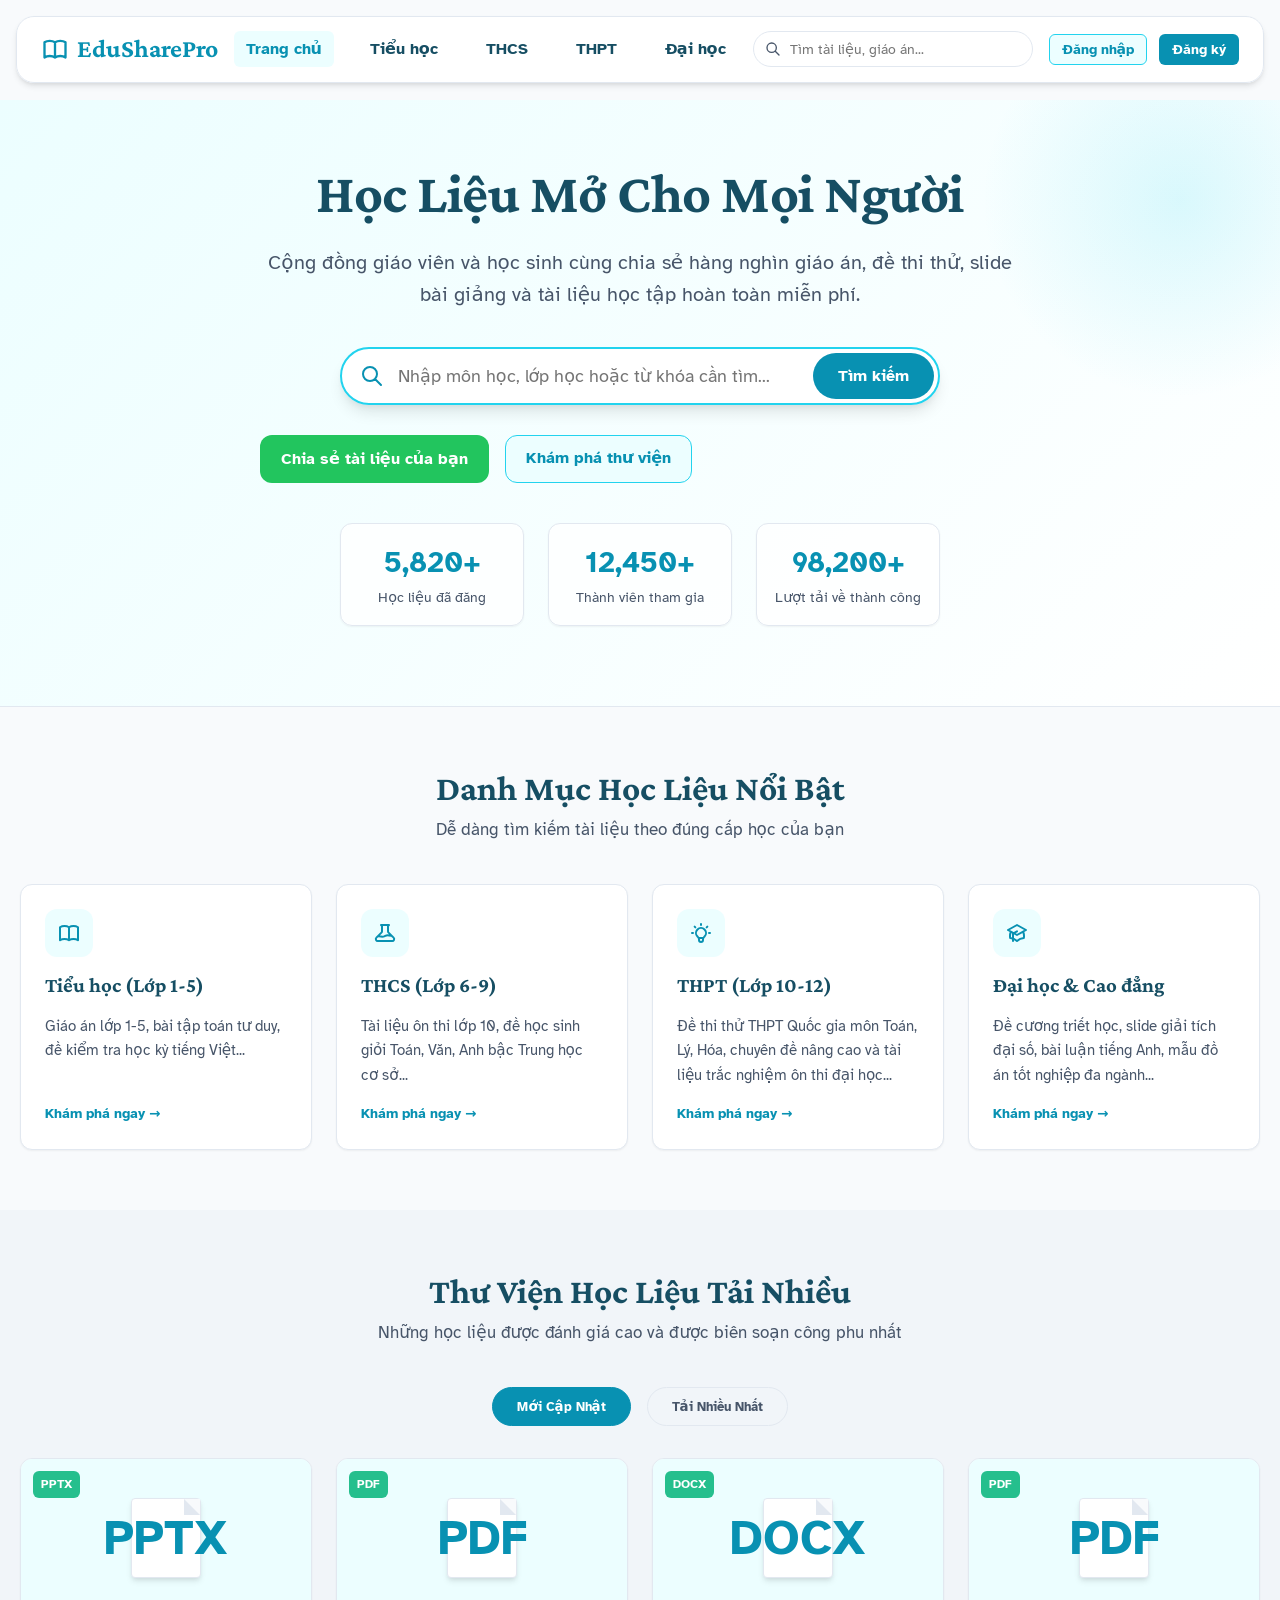
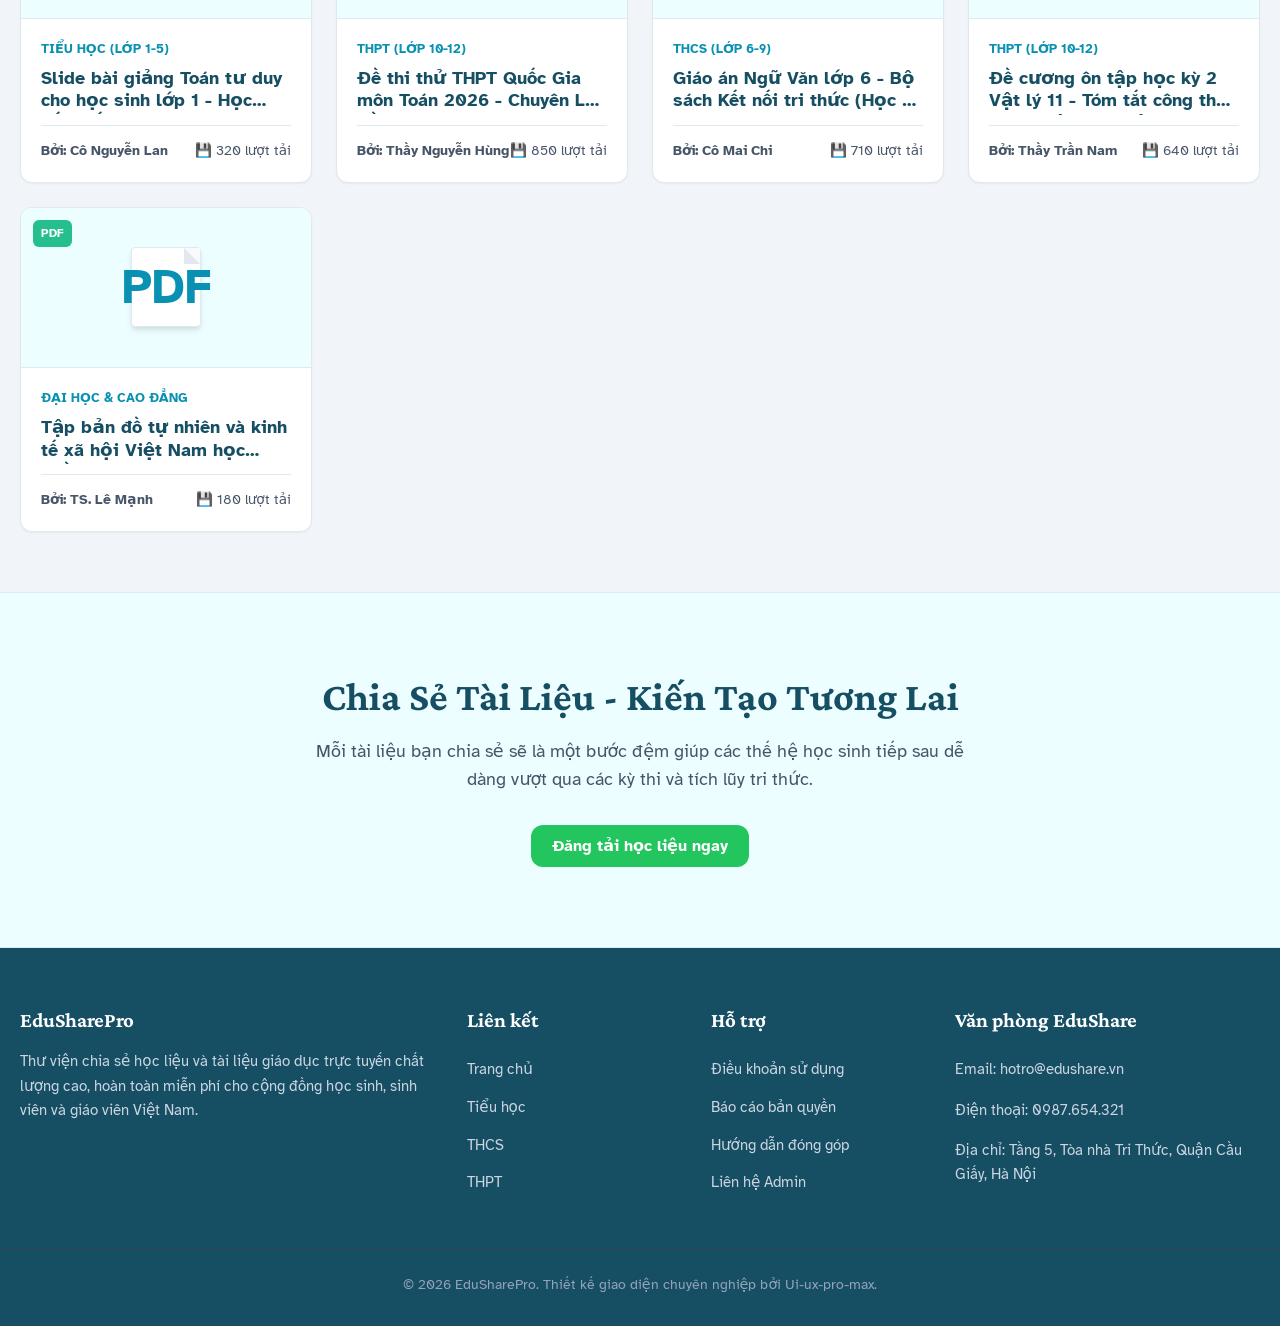
<file: prototype/index.html>
<!DOCTYPE html>
<html lang="vi">
<head>
  <meta charset="UTF-8">
  <meta name="viewport" content="width=device-width, initial-scale=1.0">
  <title>EduSharePro - Website Chia Sẻ Học Liệu Miễn Phí</title>
  <link rel="stylesheet" href="style.css">
</head>
<body>

  <!-- Floating Navigation Bar -->
  <div class="navbar-wrapper">
    <nav class="navbar container flex align-center justify-between">
      <a href="index.html" class="nav-logo">
        <svg xmlns="http://www.w3.org/2000/svg" style="width: 28px; height: 28px;" fill="none" viewBox="0 0 24 24" stroke="currentColor">
          <path stroke-linecap="round" stroke-linejoin="round" stroke-width="2" d="M12 6.253v13m0-13C10.832 5.477 9.246 5 7.5 5S4.168 5.477 3 6.253v13C4.168 18.477 5.754 18 7.5 18s3.332.477 4.5 1.253m0-13C13.168 5.477 14.754 5 16.5 5c1.747 0 3.332.477 4.5 1.253v13C19.832 18.477 18.247 18 16.5 18c-1.746 0-3.332.477-4.5 1.253" />
        </svg>
        EduSharePro
      </a>
      
      <ul class="nav-menu">
        <li><a href="index.html" class="nav-link active">Trang chủ</a></li>
        <li><a href="#" class="nav-link" onclick="filterCategory('tieu-hoc')">Tiểu học</a></li>
        <li><a href="#" class="nav-link" onclick="filterCategory('thcs')">THCS</a></li>
        <li><a href="#" class="nav-link" onclick="filterCategory('thpt')">THPT</a></li>
        <li><a href="#" class="nav-link" onclick="filterCategory('dai-hoc')">Đại học</a></li>
      </ul>

      <div class="nav-search">
        <svg xmlns="http://www.w3.org/2000/svg" fill="none" viewBox="0 0 24 24" stroke="currentColor">
          <path stroke-linecap="round" stroke-linejoin="round" stroke-width="2" d="M21 21l-6-6m2-5a7 7 0 11-14 0 7 7 0 0114 0z" />
        </svg>
        <input type="text" id="navbar-search-input" placeholder="Tìm tài liệu, giáo án...">
      </div>

      <div class="nav-auth" id="header-auth-container">
        <!-- Đăng nhập / Đăng ký tự động render bởi app.js -->
      </div>
    </nav>
  </div>

  <div class="nav-spacer"></div>

  <!-- Advertisement Banners (Left & Right) -->
  <div class="ad-banner-left">
    <div class="ad-banner-title">Quảng cáo</div>
    <div class="ad-banner-content">
      <svg xmlns="http://www.w3.org/2000/svg" style="width: 24px; height: 24px;" fill="none" viewBox="0 0 24 24" stroke="currentColor">
        <path stroke-linecap="round" stroke-linejoin="round" stroke-width="2" d="M4 16l4.586-4.586a2 2 0 012.828 0L16 16m-2-2l1.586-1.586a2 2 0 012.828 0L20 14m-6-6h.01M6 20h12a2 2 0 002-2V6a2 2 0 00-2-2H6a2 2 0 00-2 2v12a2 2 0 002 2z" />
      </svg>
      <span>Banner Trái</span>
      <span style="font-size: 0.75rem; color: var(--color-text-muted); font-weight: normal;">160 x 600</span>
    </div>
  </div>

  <div class="ad-banner-right">
    <div class="ad-banner-title">Quảng cáo</div>
    <div class="ad-banner-content">
      <svg xmlns="http://www.w3.org/2000/svg" style="width: 24px; height: 24px;" fill="none" viewBox="0 0 24 24" stroke="currentColor">
        <path stroke-linecap="round" stroke-linejoin="round" stroke-width="2" d="M4 16l4.586-4.586a2 2 0 012.828 0L16 16m-2-2l1.586-1.586a2 2 0 012.828 0L20 14m-6-6h.01M6 20h12a2 2 0 002-2V6a2 2 0 00-2-2H6a2 2 0 00-2 2v12a2 2 0 002 2z" />
      </svg>
      <span>Banner Phải</span>
      <span style="font-size: 0.75rem; color: var(--color-text-muted); font-weight: normal;">160 x 600</span>
    </div>
  </div>

  <!-- Hero Section -->
  <section class="hero">
    <div class="container hero-content">
      <h1>Học Liệu Mở Cho Mọi Người</h1>
      <p>Cộng đồng giáo viên và học sinh cùng chia sẻ hàng nghìn giáo án, đề thi thử, slide bài giảng và tài liệu học tập hoàn toàn miễn phí.</p>
      
      <form class="hero-search-bar" id="hero-search-form">
        <svg xmlns="http://www.w3.org/2000/svg" fill="none" viewBox="0 0 24 24" stroke="currentColor">
          <path stroke-linecap="round" stroke-linejoin="round" stroke-width="2" d="M21 21l-6-6m2-5a7 7 0 11-14 0 7 7 0 0114 0z" />
        </svg>
        <input type="text" id="hero-search-input" placeholder="Nhập môn học, lớp học hoặc từ khóa cần tìm...">
        <button type="submit" class="btn btn-primary">Tìm kiếm</button>
      </form>

      <div class="flex justify-center" style="gap: 16px; margin-top: 24px;">
        <button class="btn btn-cta" data-modal="upload-modal">Chia sẻ tài liệu của bạn</button>
        <a href="#documents-area" class="btn btn-secondary">Khám phá thư viện</a>
      </div>

      <!-- Social Proof Stats -->
      <div class="stats-grid">
        <div class="stat-card">
          <div class="stat-number">5,820+</div>
          <div class="stat-label">Học liệu đã đăng</div>
        </div>
        <div class="stat-card">
          <div class="stat-number">12,450+</div>
          <div class="stat-label">Thành viên tham gia</div>
        </div>
        <div class="stat-card">
          <div class="stat-number">98,200+</div>
          <div class="stat-label">Lượt tải về thành công</div>
        </div>
      </div>
    </div>
  </section>

  <!-- Categories Grid Section -->
  <section class="categories-section">
    <div class="container">
      <h2 class="section-title">Danh Mục Học Liệu Nổi Bật</h2>
      <p class="section-subtitle">Dễ dàng tìm kiếm tài liệu theo đúng cấp học của bạn</p>
      
      <div class="categories-grid">
        <div class="category-card" onclick="filterCategory('tieu-hoc')">
          <div class="category-icon">
            <svg xmlns="http://www.w3.org/2000/svg" style="width: 24px; height: 24px; color: var(--color-primary);" fill="none" viewBox="0 0 24 24" stroke="currentColor">
              <path stroke-linecap="round" stroke-linejoin="round" stroke-width="2" d="M12 6.253v13m0-13C10.832 5.477 9.246 5 7.5 5S4.168 5.477 3 6.253v13C4.168 18.477 5.754 18 7.5 18s3.332.477 4.5 1.253m0-13C13.168 5.477 14.754 5 16.5 5c1.747 0 3.332.477 4.5 1.253v13C19.832 18.477 18.247 18 16.5 18c-1.746 0-3.332.477-4.5 1.253" />
            </svg>
          </div>
          <h3>Tiểu học (Lớp 1-5)</h3>
          <p>Giáo án lớp 1-5, bài tập toán tư duy, đề kiểm tra học kỳ tiếng Việt...</p>
          <span>Khám phá ngay &rarr;</span>
        </div>

        <div class="category-card" onclick="filterCategory('thcs')">
          <div class="category-icon">
            <svg xmlns="http://www.w3.org/2000/svg" style="width: 24px; height: 24px; color: var(--color-primary);" fill="none" viewBox="0 0 24 24" stroke="currentColor">
              <path stroke-linecap="round" stroke-linejoin="round" stroke-width="2" d="M19.428 15.428a2 2 0 00-1.022-.547l-2.387-.477a6 6 0 00-3.86.517l-.318.158a6 6 0 01-3.86.517L6.05 15.21a2 2 0 00-1.806.547M8 4h8l-1 1v5.172a2 2 0 00.586 1.414l5 5c1.26 1.26.367 3.414-1.415 3.414H4.828c-1.782 0-2.674-2.154-1.414-3.414l5-5A2 2 0 009 10.172V5L8 4z" />
            </svg>
          </div>
          <h3>THCS (Lớp 6-9)</h3>
          <p>Tài liệu ôn thi lớp 10, đề học sinh giỏi Toán, Văn, Anh bậc Trung học cơ sở...</p>
          <span>Khám phá ngay &rarr;</span>
        </div>

        <div class="category-card" onclick="filterCategory('thpt')">
          <div class="category-icon">
            <svg xmlns="http://www.w3.org/2000/svg" style="width: 24px; height: 24px; color: var(--color-primary);" fill="none" viewBox="0 0 24 24" stroke="currentColor">
              <path stroke-linecap="round" stroke-linejoin="round" stroke-width="2" d="M9.663 17h4.673M12 3v1m6.364 1.636l-.707.707M21 12h-1M4 12H3m3.343-5.657l-.707-.707m2.828 9.9a5 5 0 117.072 0l-.548.547A3.374 3.374 0 0014 18.469V19a2 2 0 11-4 0v-.531c0-.895-.356-1.754-.988-2.386l-.548-.547z" />
            </svg>
          </div>
          <h3>THPT (Lớp 10-12)</h3>
          <p>Đề thi thử THPT Quốc gia môn Toán, Lý, Hóa, chuyên đề nâng cao và tài liệu trắc nghiệm ôn thi đại học...</p>
          <span>Khám phá ngay &rarr;</span>
        </div>

        <div class="category-card" onclick="filterCategory('dai-hoc')">
          <div class="category-icon">
            <svg xmlns="http://www.w3.org/2000/svg" style="width: 24px; height: 24px; color: var(--color-primary);" fill="none" viewBox="0 0 24 24" stroke="currentColor">
              <path stroke-linecap="round" stroke-linejoin="round" stroke-width="2" d="M12 14l9-5-9-5-9 5 9 5zm0 0l6.16-3.422a12.083 12.083 0 01.665 6.479A11.952 11.952 0 0012 20.055a11.952 11.952 0 00-6.824-2.998 12.078 12.078 0 01.665-6.479L12 14zm-4 6v-7.5l4-2.222" />
            </svg>
          </div>
          <h3>Đại học & Cao đẳng</h3>
          <p>Đề cương triết học, slide giải tích đại số, bài luận tiếng Anh, mẫu đồ án tốt nghiệp đa ngành...</p>
          <span>Khám phá ngay &rarr;</span>
        </div>
      </div>
    </div>
  </section>

  <!-- Documents Display Section -->
  <section class="documents-section" id="documents-area">
    <div class="container">
      <h2 class="section-title">Thư Viện Học Liệu Tải Nhiều</h2>
      <p class="section-subtitle">Những học liệu được đánh giá cao và được biên soạn công phu nhất</p>
      
      <div class="tab-nav">
        <button class="tab-btn active" id="tab-new" onclick="switchDocTab('new')">Mới Cập Nhật</button>
        <button class="tab-btn" id="tab-top" onclick="switchDocTab('top')">Tải Nhiều Nhất</button>
      </div>

      <div class="documents-grid" id="homepage-docs-grid">
        <!-- Render động qua JavaScript -->
      </div>
    </div>
  </section>

  <!-- Upload CTA Banner -->
  <section class="cta-banner">
    <div class="container cta-banner-content">
      <h2>Chia Sẻ Tài Liệu - Kiến Tạo Tương Lai</h2>
      <p>Mỗi tài liệu bạn chia sẻ sẽ là một bước đệm giúp các thế hệ học sinh tiếp sau dễ dàng vượt qua các kỳ thi và tích lũy tri thức.</p>
      <button class="btn btn-cta" data-modal="upload-modal">Đăng tải học liệu ngay</button>
    </div>
  </section>

  <!-- Footer -->
  <footer>
    <div class="container footer-grid">
      <div class="footer-col">
        <h3 class="nav-logo" style="color: white; margin-bottom: 16px;">EduSharePro</h3>
        <p>Thư viện chia sẻ học liệu và tài liệu giáo dục trực tuyến chất lượng cao, hoàn toàn miễn phí cho cộng đồng học sinh, sinh viên và giáo viên Việt Nam.</p>
      </div>
      <div class="footer-col">
        <h3>Liên kết</h3>
        <ul class="footer-links">
          <li><a href="index.html">Trang chủ</a></li>
          <li><a href="#" onclick="filterCategory('tieu-hoc')">Tiểu học</a></li>
          <li><a href="#" onclick="filterCategory('thcs')">THCS</a></li>
          <li><a href="#" onclick="filterCategory('thpt')">THPT</a></li>
        </ul>
      </div>
      <div class="footer-col">
        <h3>Hỗ trợ</h3>
        <ul class="footer-links">
          <li><a href="#">Điều khoản sử dụng</a></li>
          <li><a href="#">Báo cáo bản quyền</a></li>
          <li><a href="#">Hướng dẫn đóng góp</a></li>
          <li><a href="#">Liên hệ Admin</a></li>
        </ul>
      </div>
      <div class="footer-col">
        <h3>Văn phòng EduShare</h3>
        <p>Email: hotro@edushare.vn</p>
        <p>Điện thoại: 0987.654.321</p>
        <p>Địa chỉ: Tầng 5, Tòa nhà Tri Thức, Quận Cầu Giấy, Hà Nội</p>
      </div>
    </div>
    <div class="footer-bottom">
      <p>&copy; 2026 EduSharePro. Thiết kế giao diện chuyên nghiệp bởi Ui-ux-pro-max.</p>
    </div>
  </footer>

  <!-- Login Modal -->
  <div class="modal-overlay" id="login-modal">
    <div class="modal-content">
      <div class="modal-header">
        <h3>Đăng nhập</h3>
        <button class="close-btn">&times;</button>
      </div>
      <form id="login-form">
        <div class="modal-body">
          <div class="form-group">
            <label>Email</label>
            <input type="email" name="email" placeholder="Nhập email của bạn..." required>
          </div>
          <div class="form-group">
            <label>Mật khẩu</label>
            <input type="password" name="password" placeholder="Nhập mật khẩu..." required>
          </div>
          <div style="font-size: 0.85rem; text-align: right; margin-bottom: 12px;">
            <a href="#">Quên mật khẩu?</a>
          </div>
          <div style="font-size: 0.85rem; color: var(--color-text-muted);">
            Tài khoản Admin thử nghiệm: <b>admin@edushare.vn</b> / <b>admin123</b><br>
            Tài khoản Member thử nghiệm: <b>user@edushare.vn</b> / <b>user123</b>
          </div>
        </div>
        <div class="modal-footer">
          <button type="button" class="btn btn-secondary btn-close-modal">Hủy</button>
          <button type="submit" class="btn btn-primary">Đăng nhập</button>
        </div>
      </form>
    </div>
  </div>

  <!-- Signup Modal -->
  <div class="modal-overlay" id="signup-modal">
    <div class="modal-content">
      <div class="modal-header">
        <h3>Đăng ký thành viên</h3>
        <button class="close-btn">&times;</button>
      </div>
      <form id="signup-form">
        <div class="modal-body">
          <div class="form-group">
            <label>Họ và tên</label>
            <input type="text" name="fullName" placeholder="Ví dụ: Nguyễn Văn A..." required>
          </div>
          <div class="form-group">
            <label>Email</label>
            <input type="email" name="email" placeholder="Nhập địa chỉ email..." required>
          </div>
          <div class="form-group">
            <label>Mật khẩu</label>
            <input type="password" name="password" placeholder="Tối thiểu 6 ký tự..." required>
          </div>
        </div>
        <div class="modal-footer">
          <button type="button" class="btn btn-secondary btn-close-modal">Hủy</button>
          <button type="submit" class="btn btn-cta">Đăng ký ngay</button>
        </div>
      </form>
    </div>
  </div>

  <!-- Upload Modal -->
  <div class="modal-overlay" id="upload-modal">
    <div class="modal-content" style="max-width: 600px;">
      <div class="modal-header">
        <h3>Đăng tải học liệu mới</h3>
        <button class="close-btn">&times;</button>
      </div>
      <form id="upload-form">
        <div class="modal-body">
          <div class="form-group">
            <label>Tiêu đề học liệu</label>
            <input type="text" name="title" placeholder="Nhập tiêu đề rõ ràng (ví dụ: Đề thi học kỳ 1 môn Toán lớp 9)..." required>
          </div>
          <div class="form-group">
            <label>Danh mục</label>
            <select name="category" required>
              <option value="Tiểu học (Lớp 1-5)">Tiểu học (Lớp 1-5)</option>
              <option value="THCS (Lớp 6-9)">THCS (Lớp 6-9)</option>
              <option value="THPT (Lớp 10-12)">THPT (Lớp 10-12)</option>
              <option value="Đại học & Cao đẳng">Đại học & Cao đẳng</option>
            </select>
          </div>
          <div class="form-group">
            <label>Định dạng tệp</label>
            <select name="fileType" required>
              <option value="pdf">PDF</option>
              <option value="docx">Word (.docx)</option>
              <option value="pptx">Powerpoint (.pptx)</option>
              <option value="xlsx">Excel (.xlsx)</option>
            </select>
          </div>
          <div class="form-group">
            <label>Mô tả nội dung</label>
            <textarea name="description" rows="3" placeholder="Mô tả tóm tắt nội dung tài liệu học tập..." required></textarea>
          </div>
          <div class="form-group">
            <label>Tệp tin tài liệu</label>
            <div class="dropzone" id="upload-dropzone">
              <svg xmlns="http://www.w3.org/2000/svg" fill="none" viewBox="0 0 24 24" stroke="currentColor">
                <path stroke-linecap="round" stroke-linejoin="round" stroke-width="2" d="M7 16a4 4 0 01-.88-7.903A5 5 0 1115.9 6L16 6a5 5 0 011 9.9M15 13l-3-3m0 0l-3 3m3-3v12" />
              </svg>
              <p style="font-weight: 700;">Nhấp để chọn tệp tin tải lên</p>
              <p style="font-size: 0.8rem; color: var(--color-text-muted);">PDF, DOCX, PPTX, XLSX kích thước tối đa 50MB</p>
            </div>
          </div>
        </div>
        <div class="modal-footer">
          <button type="button" class="btn btn-secondary btn-close-modal">Hủy</button>
          <button type="submit" class="btn btn-cta">Gửi phê duyệt</button>
        </div>
      </form>
    </div>
  </div>

  <script src="app.js"></script>
  <script>
    let activeTab = 'new';
    let selectedCategory = '';

    // Hàm render danh sách tài liệu ở trang chủ
    function renderHomepageDocs() {
      const grid = document.getElementById('homepage-docs-grid');
      if (!grid) return;

      let docs = State.getDocuments().filter(d => d.status === 'approved');

      // Lọc theo Category nếu có chọn
      if (selectedCategory) {
        docs = docs.filter(d => d.categorySlug === selectedCategory);
      }

      // Sắp xếp theo Tab
      if (activeTab === 'top') {
        docs.sort((a, b) => b.downloads - a.downloads);
      } else {
        // Mới cập nhật (id của chúng ta được tạo theo thời gian tự tăng)
        docs.sort((a, b) => b.date.localeCompare(a.date) || b.id.localeCompare(a.id));
      }

      if (docs.length === 0) {
        grid.innerHTML = '<div style="grid-column: 1/-1; text-align: center; padding: 40px; color: var(--color-text-muted); font-weight:700;">Không tìm thấy tài liệu phù hợp trong danh mục này.</div>';
        return;
      }

      grid.innerHTML = docs.map(doc => `
        <div class="doc-card">
          <div class="doc-thumbnail">
            <span class="doc-badge">${doc.fileType.toUpperCase()}</span>
            <div class="file-type-icon">${doc.fileType.toUpperCase()}</div>
          </div>
          <div class="doc-content">
            <div class="doc-category">${doc.category}</div>
            <h3 class="doc-title"><a href="document.html?id=${doc.id}">${doc.title}</a></h3>
            <div class="doc-info">
              <span class="doc-author">Bởi: ${doc.author}</span>
              <span>💾 ${doc.downloads} lượt tải</span>
            </div>
          </div>
        </div>
      `).join('');
    }

    // Chuyển tab học liệu
    function switchDocTab(tab) {
      activeTab = tab;
      document.getElementById('tab-new').classList.toggle('active', tab === 'new');
      document.getElementById('tab-top').classList.toggle('active', tab === 'top');
      renderHomepageDocs();
    }

    // Lọc theo chuyên mục danh mục học liệu
    function filterCategory(slug) {
      selectedCategory = slug;
      
      // Update link navs active
      document.querySelectorAll('.nav-link').forEach(link => {
        link.classList.remove('active');
        if (link.getAttribute('onclick') && link.getAttribute('onclick').includes(slug)) {
          link.classList.add('active');
        }
      });
      
      const docArea = document.getElementById('documents-area');
      if (docArea) {
        docArea.scrollIntoView({ behavior: 'smooth' });
      }
      renderHomepageDocs();
    }

    // Đăng ký tương tác Tìm kiếm ở navbar và hero
    document.addEventListener('DOMContentLoaded', () => {
      renderHomepageDocs();

      // Form tìm kiếm ở Hero
      const heroSearchForm = document.getElementById('hero-search-form');
      if (heroSearchForm) {
        heroSearchForm.addEventListener('submit', (e) => {
          e.preventDefault();
          const query = document.getElementById('hero-search-input').value.toLowerCase().trim();
          performSearch(query);
        });
      }

      // Input tìm kiếm ở Navbar
      const navSearchInput = document.getElementById('navbar-search-input');
      if (navSearchInput) {
        navSearchInput.addEventListener('keypress', (e) => {
          if (e.key === 'Enter') {
            performSearch(navSearchInput.value.toLowerCase().trim());
          }
        });
      }
    });

    function performSearch(query) {
      if (!query) {
        renderHomepageDocs();
        return;
      }

      const grid = document.getElementById('homepage-docs-grid');
      if (!grid) return;

      const matchedDocs = State.getDocuments().filter(d => 
        d.status === 'approved' && 
        (d.title.toLowerCase().includes(query) || d.description.toLowerCase().includes(query))
      );

      document.getElementById('documents-area').scrollIntoView({ behavior: 'smooth' });

      if (matchedDocs.length === 0) {
        grid.innerHTML = `<div style="grid-column: 1/-1; text-align: center; padding: 40px; color: var(--color-text-muted); font-weight:700;">Không tìm thấy tài liệu nào khớp với từ khóa "${query}".</div>`;
        return;
      }

      grid.innerHTML = matchedDocs.map(doc => `
        <div class="doc-card">
          <div class="doc-thumbnail">
            <span class="doc-badge">${doc.fileType.toUpperCase()}</span>
            <div class="file-type-icon">${doc.fileType.toUpperCase()}</div>
          </div>
          <div class="doc-content">
            <div class="doc-category">${doc.category}</div>
            <h3 class="doc-title"><a href="document.html?id=${doc.id}">${doc.title}</a></h3>
            <div class="doc-info">
              <span class="doc-author">Bởi: ${doc.author}</span>
              <span>💾 ${doc.downloads} lượt tải</span>
            </div>
          </div>
        </div>
      `).join('');
      
      showToast(`Đã tìm thấy ${matchedDocs.length} tài liệu!`, "success");
    }
  </script>
</body>
</html>
</file>
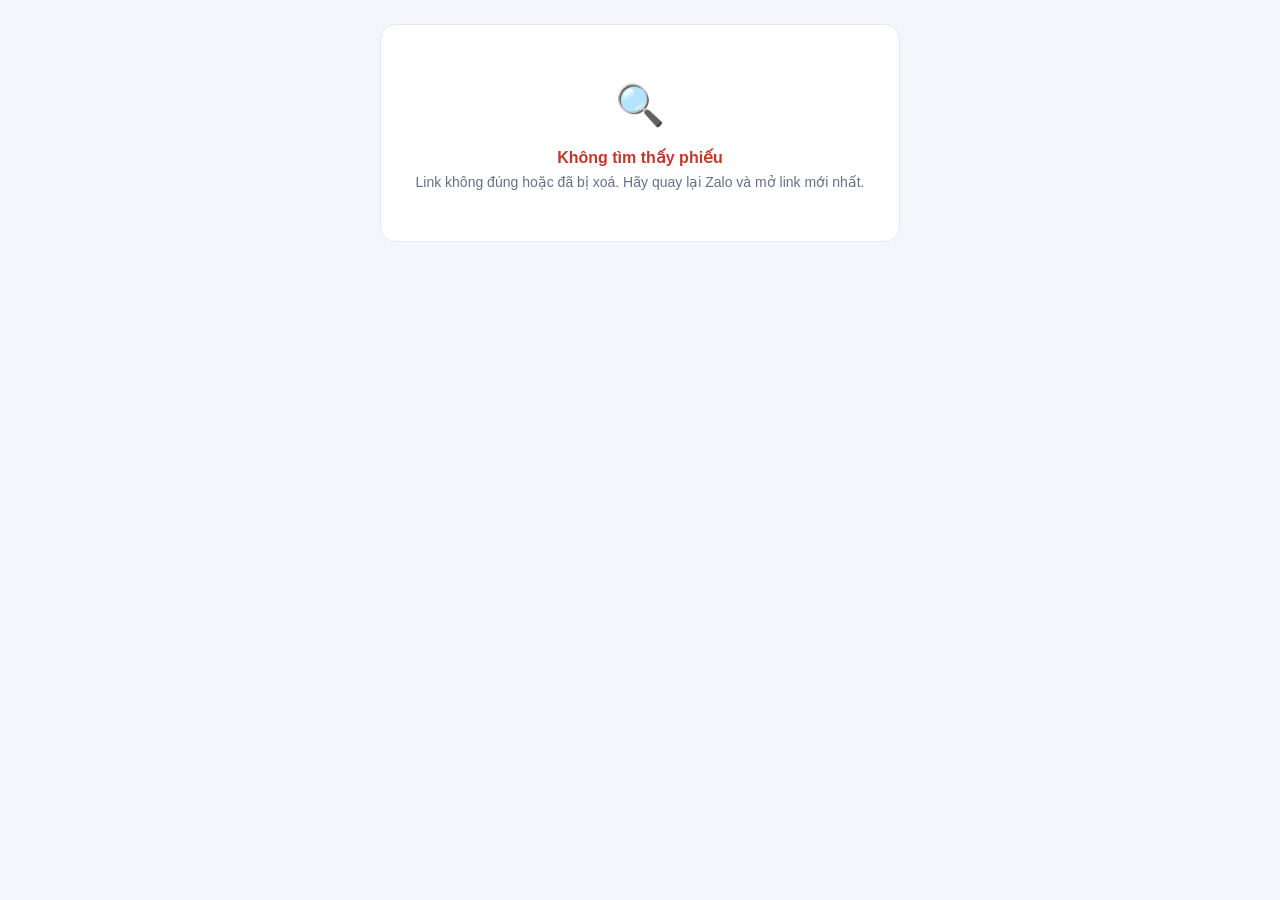
<file: phieu-chon.html>
<!DOCTYPE html>
<html lang="vi">
<head>
<meta charset="utf-8">
<meta name="viewport" content="width=device-width, initial-scale=1, viewport-fit=cover">
<title>Chọn nhanh</title>
<style>
  :root { --bg:#f4f6fb; --card:#fff; --text:#1d2433; --muted:#667085; --brand:#0068ff; --brand-d:#0053cc; --line:#e3e8f2; --ok:#12805c; --err:#c0392b; }
  @media (prefers-color-scheme: dark) {
    :root { --bg:#10131a; --card:#1a1f2b; --text:#eef1f7; --muted:#9aa4b8; --line:#2a3142; --brand:#3b8cff; --brand-d:#2f78e0; --ok:#3ecf9b; --err:#ff7a6b; }
  }
  * { box-sizing:border-box; }
  html,body { margin:0; background:var(--bg); color:var(--text); font-family:-apple-system,"Segoe UI",Roboto,Arial,sans-serif; }
  body { min-height:100vh; padding:env(safe-area-inset-top,0) 16px env(safe-area-inset-bottom,0); display:flex; align-items:flex-start; justify-content:center; }
  .wrap { width:100%; max-width:520px; padding:24px 0; }
  .card { background:var(--card); border:1px solid var(--line); border-radius:16px; padding:20px; }
  .tag { font-size:13px; color:var(--muted); margin-bottom:8px; }
  .msg { white-space:pre-wrap; line-height:1.5; font-size:16px; margin:0 0 18px; }
  button.opt { display:block; width:100%; text-align:left; font:inherit; font-size:16px; padding:14px 16px; margin:0 0 10px; border:1.5px solid var(--brand); background:transparent; color:var(--text); border-radius:12px; cursor:pointer; line-height:1.4; }
  button.opt:active { background:var(--brand); color:#fff; }
  button.opt:disabled { opacity:.5; cursor:default; }
  .state { text-align:center; padding:28px 8px; line-height:1.6; }
  .state .big { font-size:40px; margin-bottom:8px; }
  .ok { color:var(--ok); } .err { color:var(--err); } .muted { color:var(--muted); font-size:14px; }
  .spin { width:28px; height:28px; border:3px solid var(--line); border-top-color:var(--brand); border-radius:50%; animation:r 0.8s linear infinite; margin:0 auto 12px; }
  @keyframes r { to { transform:rotate(360deg); } }
</style>
</head>
<body>
<div class="wrap"><div class="card" id="card"><div class="state"><div class="spin"></div>Đang tải...</div></div></div>

<script>
// ĐỔI Ở ĐÂY nếu địa chỉ n8n thay đổi (domain tĩnh của ngrok)
const API = 'https://devotee-outclass-couch.ngrok-free.dev/webhook';
const H = { 'ngrok-skip-browser-warning': '1' };
const card = document.getElementById('card');
const t = (new URLSearchParams(location.search).get('t') || '').replace(/[^A-Za-z0-9]/g, '');

function state(icon, title, sub, cls) {
  card.innerHTML = '';
  const s = document.createElement('div'); s.className = 'state';
  const a = document.createElement('div'); a.className = 'big'; a.textContent = icon;
  const b = document.createElement('div'); b.className = cls || ''; b.style.fontWeight = '600'; b.textContent = title;
  s.append(a, b);
  if (sub) { const c = document.createElement('div'); c.className = 'muted'; c.textContent = sub; s.appendChild(c); }
  card.appendChild(s);
}
const LY_DO = {
  khong_co: ['🔍', 'Không tìm thấy phiếu', 'Link không đúng hoặc đã bị xoá. Hãy quay lại Zalo và mở link mới nhất.'],
  da_dung: ['✅', 'Phiếu này đã được chọn rồi', 'Hãy quay lại Zalo để xem phản hồi.'],
  het_han: ['⏰', 'Phiếu đã hết hạn', 'Hãy quay lại Zalo và mở link mới nhất.'],
  sai_lua_chon: ['⚠️', 'Lựa chọn không hợp lệ', 'Hãy tải lại trang và thử lại.']
};
function showReason(r) { const x = LY_DO[r] || ['⚠️', 'Có lỗi xảy ra', 'Vui lòng thử lại sau.']; state(x[0], x[1], x[2], 'err'); }

async function load() {
  if (!t) return showReason('khong_co');
  try {
    const r = await fetch(API + '/zalo-phieu-lay?t=' + t, { headers: H });
    const j = await r.json();
    if (!j.ok) return showReason(j.reason);
    render(j);
  } catch (e) { state('📡', 'Không kết nối được', 'Kiểm tra mạng rồi tải lại trang.', 'err'); }
}
function render(j) {
  card.innerHTML = '';
  const tag = document.createElement('div'); tag.className = 'tag'; tag.textContent = 'Bấm một lựa chọn bên dưới';
  card.appendChild(tag);
  if (j.title) { const p = document.createElement('p'); p.className = 'msg'; p.textContent = j.title; card.appendChild(p); }
  j.labels.forEach((lb, i) => {
    const b = document.createElement('button'); b.className = 'opt'; b.type = 'button'; b.textContent = lb;
    b.onclick = () => submit(i, lb);
    card.appendChild(b);
  });
}
let sending = false;
async function submit(i, label) {
  if (sending) return; sending = true;
  card.querySelectorAll('button').forEach(b => b.disabled = true);
  try {
    const r = await fetch(API + '/zalo-phieu-nop', { method: 'POST', headers: Object.assign({ 'Content-Type': 'application/json' }, H), body: JSON.stringify({ t, i }) });
    const j = await r.json();
    if (j.ok) state('✅', 'Đã ghi nhận: ' + label, 'Bạn quay lại Zalo để xem phản hồi nhé.', 'ok');
    else showReason(j.reason);
  } catch (e) { sending = false; card.querySelectorAll('button').forEach(b => b.disabled = false); alert('Chưa gửi được, bạn thử lại nhé.'); }
}
load();
</script>
</body>
</html>
</file>
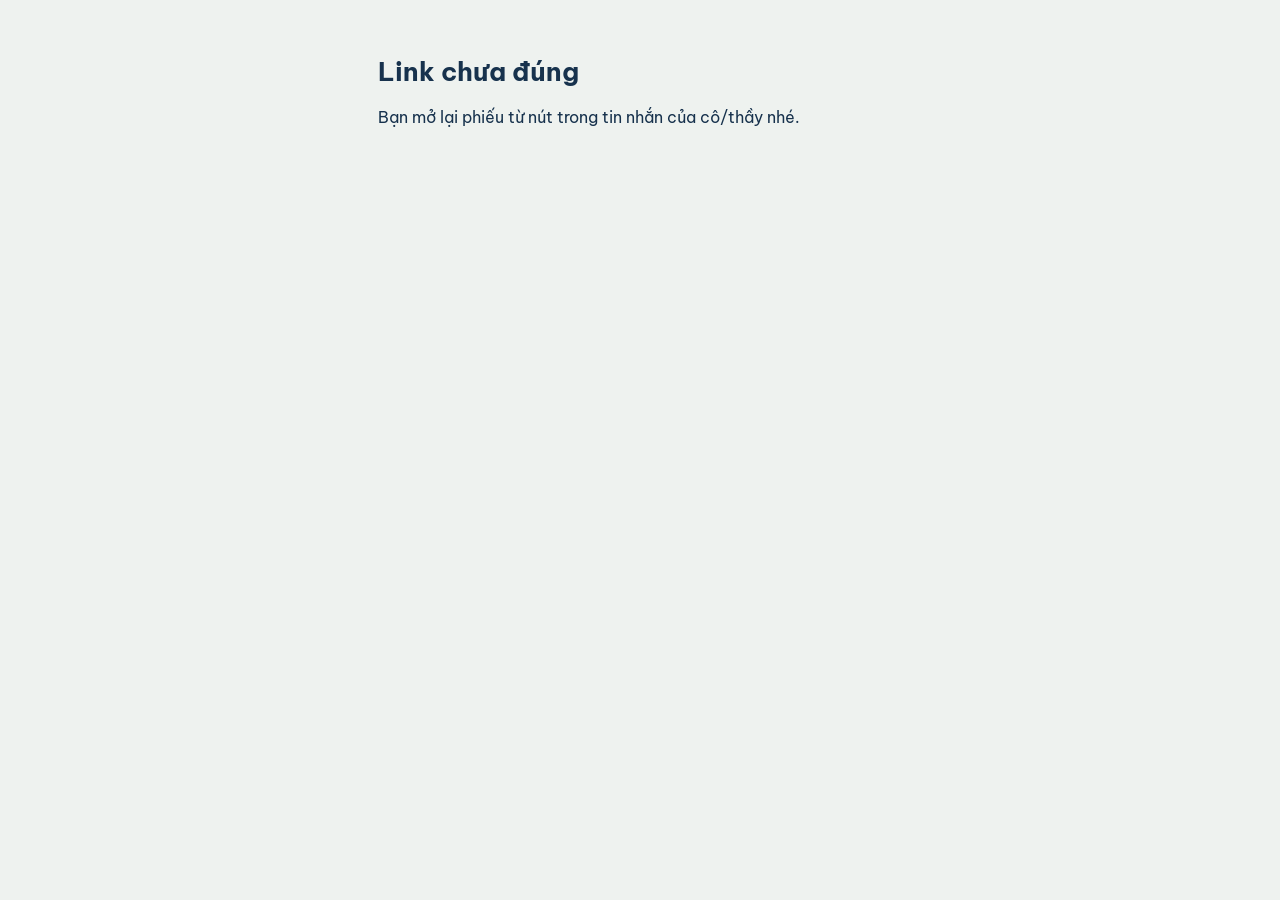
<file: phieu-lam-quen.html>
<!DOCTYPE html>
<html lang="vi">
<head>
<meta charset="utf-8">
<meta name="viewport" content="width=device-width, initial-scale=1, viewport-fit=cover">
<title>Phiếu làm quen</title>
<script src="https://telegram.org/js/telegram-web-app.js"></script>
<link rel="preconnect" href="https://fonts.googleapis.com">
<link rel="preconnect" href="https://fonts.gstatic.com" crossorigin>
<link href="https://fonts.googleapis.com/css2?family=Be+Vietnam+Pro:wght@400;600;700&display=swap" rel="stylesheet">
<style>
:root{
  --paper:#EEF2EF; --card:#FBFCFB; --ink:#17324D; --muted:#566A60; --line:#C7D2CB;
  --mark:#FFD84D; --mark-ink:#3A2E00; --err:#B3261E; --ok:#1E7A4C;
  --font:'Be Vietnam Pro',system-ui,-apple-system,'Segoe UI',Roboto,Arial,sans-serif;
}
@media (prefers-color-scheme:dark){
  :root{--paper:#101A22; --card:#16232D; --ink:#E6EEF5; --muted:#9FB1BF; --line:#2C3F4E; --mark:#E8C23A; --mark-ink:#241C00; --err:#FF8A80; --ok:#6FD3A0;}
}
*{box-sizing:border-box}
html{-webkit-text-size-adjust:100%}
body{margin:0;background:var(--paper);color:var(--ink);font:400 16px/1.55 var(--font);padding:0 0 calc(96px + env(safe-area-inset-bottom,0px))}
main{max-width:560px;margin:0 auto;padding:28px 18px 8px}
h1{font-size:26px;line-height:1.25;margin:0 0 6px;font-weight:700}
.lead{color:var(--muted);margin:0 0 26px}
section{border-top:1px solid var(--line);padding:22px 0 20px}
h2{font-size:17px;margin:0 0 4px;font-weight:700}
.hint{color:var(--muted);font-size:14px;margin:0 0 12px}
.row{display:flex;flex-wrap:wrap;gap:8px}
.chip{appearance:none;border:1.5px solid var(--line);background:var(--card);color:var(--ink);font:600 15px var(--font);min-height:44px;min-width:44px;padding:0 14px;border-radius:10px;cursor:pointer}
.chip[aria-pressed="true"],.seg button[aria-pressed="true"]{background:var(--mark);border-color:var(--mark);color:var(--mark-ink)}
.chip:disabled{opacity:.6;cursor:default}
.lop .chip{flex:1 0 22%}
.mon{border-top:1px dashed var(--line);padding:14px 0}
.mon:first-child{border-top:0}
.mon-head{display:flex;align-items:center;gap:10px;font-weight:600}
.mon-head input{width:22px;height:22px;accent-color:var(--ink)}
.mon-body{margin:10px 0 0 32px;display:grid;gap:10px}
.seg{display:flex;border:1.5px solid var(--line);border-radius:10px;overflow:hidden;background:var(--card)}
.seg button{flex:1;appearance:none;border:0;border-left:1.5px solid var(--line);background:transparent;color:var(--ink);font:600 14px var(--font);min-height:44px;padding:0 6px;cursor:pointer}
.seg button:first-child{border-left:0}
label.f{display:block;font-size:14px;color:var(--muted);margin:0 0 4px}
input[type=text],input[type=time],select{width:100%;min-height:46px;border:1.5px solid var(--line);border-radius:10px;background:var(--card);color:var(--ink);font:400 16px var(--font);padding:0 12px}
input:focus-visible,select:focus-visible,button:focus-visible{outline:3px solid var(--ink);outline-offset:2px}
.two{display:grid;grid-template-columns:1fr 1fr;gap:12px}
.radio{display:flex;gap:12px;align-items:flex-start;border:1.5px solid var(--line);background:var(--card);border-radius:10px;padding:12px;margin-bottom:8px;cursor:pointer}
.radio input{margin-top:4px;width:20px;height:20px;accent-color:var(--ink)}
.radio b{display:block}.radio span{color:var(--muted);font-size:14px}
.radio.on{border-color:var(--ink)}
.err{color:var(--err);font-size:14px;margin:8px 0 0;min-height:0}
.bar{position:fixed;left:0;right:0;bottom:0;background:var(--card);border-top:1px solid var(--line);padding:12px 18px calc(12px + env(safe-area-inset-bottom,0px))}
.bar-in{max-width:560px;margin:0 auto;display:flex;align-items:center;gap:14px}
.bar p{flex:1;margin:0;font-size:14px;color:var(--muted)}
.go{appearance:none;border:0;background:var(--ink);color:var(--card);font:700 16px var(--font);min-height:48px;padding:0 24px;border-radius:12px;cursor:pointer}
.go:disabled{opacity:.55;cursor:wait}
.state{max-width:560px;margin:0 auto;padding:56px 18px}
.state h1{margin-bottom:10px}
.box{border:1.5px solid var(--line);background:var(--card);border-radius:10px;padding:12px;word-break:break-all;font-size:14px;margin:10px 0}
.link{display:inline-block;margin-top:6px;color:var(--ink);font-weight:600}
[hidden]{display:none!important}
@media (prefers-reduced-motion:no-preference){.mon-body{animation:in .18s ease-out}@keyframes in{from{opacity:0}to{opacity:1}}}
</style>
</head>
<body>
<div id="app"><div class="state"><p>Đang mở phiếu…</p></div></div>

<script>
/* ===== CẤU HÌNH: sửa 1 dòng này thành địa chỉ webhook n8n của bạn (không có dấu / ở cuối) ===== */
const API = 'https://devotee-outclass-couch.ngrok-free.dev/webhook';   // vẫn cần HTTPS công khai (Telegram Mini App bắt buộc)
/* ================================================================================================ */

const $app = document.getElementById('app');
const TG = (window.Telegram && Telegram.WebApp) || null;
if (TG) { try { TG.ready(); TG.expand(); } catch (e) {} }
// Mini App: token nằm trong link t.me/<bot>/phieu?startapp=TOKEN  (dự phòng: ?t=TOKEN khi mở bằng trình duyệt)
const token = (TG && TG.initDataUnsafe && TG.initDataUnsafe.start_param) || new URLSearchParams(location.search).get('t') || '';
const thisYear = new Date().getFullYear();
const SACH = ['Kết nối tri thức', 'Chân trời sáng tạo', 'Cánh diều', 'Khác'];
const NGAY = ['T2', 'T3', 'T4', 'T5', 'T6', 'T7', 'CN'];
const HT = [['sgk', 'Bám SGK'], ['cd', 'Theo chủ đề'], ['ca', 'Cả hai']];

function monTheoLop(l) {
  if (l <= 2) return ['Tiếng Việt','Toán','Đạo đức','Tự nhiên và Xã hội','Tiếng Anh'];
  if (l === 3) return ['Tiếng Việt','Toán','Đạo đức','Tự nhiên và Xã hội','Tiếng Anh','Tin học và Công nghệ'];
  if (l <= 5) return ['Tiếng Việt','Toán','Đạo đức','Khoa học','Lịch sử và Địa lý','Tiếng Anh','Tin học và Công nghệ'];
  if (l <= 9) return ['Ngữ văn','Toán','Tiếng Anh','Lịch sử và Địa lý','Khoa học tự nhiên','Giáo dục công dân','Tin học','Công nghệ'];
  return ['Ngữ văn','Toán','Tiếng Anh','Vật lý','Hóa học','Sinh học','Lịch sử','Địa lý','Giáo dục kinh tế và pháp luật','Công nghệ','Tin học'];
}
const esc = s => String(s).replace(/[&<>"']/g, c => ({'&':'&amp;','<':'&lt;','>':'&gt;','"':'&quot;',"'":'&#39;'}[c]));
const hkMacDinh = () => { const m = new Date().getMonth() + 1; return (m >= 2 && m <= 8) ? '2' : '1'; };

const S = { cfg: null, lop: 0, mons: {}, sach: '', sachKhac: '', hk: hkMacDinh(), gt: '', ns: '', ngay: [], gio: '19:30', ph: '', loi: {}, dangGui: false };

function trang(html) { $app.innerHTML = '<div class="state">' + html + '</div>'; }

async function khoiDong() {
  if (!/^[A-Za-z0-9]{16,64}$/.test(token)) return trang('<h1>Link chưa đúng</h1><p>Bạn mở lại phiếu từ nút trong tin nhắn của cô/thầy nhé.</p>');
  try {
    const r = await fetch(API + '/phieu-info?t=' + encodeURIComponent(token), { headers: { 'ngrok-skip-browser-warning': '1' } });
    S.cfg = await r.json();
  } catch (e) { return trang('<h1>Chưa mở được phiếu</h1><p>Kiểm tra kết nối mạng rồi tải lại trang giúp cô/thầy nhé.</p>'); }
  if (!S.cfg || !S.cfg.ok) return trang('<h1>Phiếu không còn dùng được</h1><p>Phiếu này đã được gửi rồi, hoặc link đã hết hiệu lực. Nếu cần sửa thông tin, bạn nhắn trực tiếp cho cô/thầy trong khung chat.</p>');
  ve();
}

function ve() {
  const full = S.cfg.soMon === 'full', gioiHan = full ? 99 : Number(S.cfg.soMon) || 1;
  const dsMon = S.lop ? monTheoLop(S.lop) : [];
  const nChon = Object.keys(S.mons).length;
  const years = []; for (let y = thisYear - 5; y >= 1995; y--) years.push(y);
  const E = k => S.loi[k] ? '<p class="err" role="alert">' + esc(S.loi[k]) + '</p>' : '';

  $app.innerHTML = `
  <main>
    <h1>Phiếu làm quen</h1>
    <p class="lead">Điền một lần, cô/thầy lập lộ trình học cho con ngay. Khoảng 1 phút.</p>

    <section>
      <h2>Con học lớp mấy?</h2>
      <div class="row lop" role="group" aria-label="Lớp">
        ${[1,2,3,4,5,6,7,8,9,10,11,12].map(n => `<button type="button" class="chip" data-lop="${n}" aria-pressed="${S.lop===n}">Lớp ${n}</button>`).join('')}
      </div>${E('lop')}
    </section>

    <section ${S.lop ? '' : 'hidden'}>
      <h2>Con muốn học môn nào?</h2>
      <p class="hint">${full ? 'Gói Full: con học đủ các môn của lớp ' + S.lop + '.' : 'Gói của con được chọn tối đa ' + gioiHan + ' môn (đã chọn ' + nChon + ').'} Mỗi môn chọn cách học: bám sách giáo khoa, theo chủ đề con muốn học sâu, hoặc cả hai. Hỏi đáp tự do luôn có cho mọi môn.</p>
      <div>
      ${dsMon.map(m => { const x = S.mons[m]; return `
        <div class="mon">
          <label class="mon-head"><input type="checkbox" data-mon="${esc(m)}" ${x ? 'checked' : ''} ${full ? 'disabled' : ''}> ${esc(m)}</label>
          ${x ? `<div class="mon-body">
            <div class="seg" role="group" aria-label="Cách học môn ${esc(m)}">
              ${HT.map(h => `<button type="button" data-ht="${h[0]}" data-m="${esc(m)}" aria-pressed="${x.ht===h[0]}">${h[1]}</button>`).join('')}
            </div>
            <div><label class="f">Con đang học tới bài/chương nào? (không bắt buộc)</label>
              <input type="text" maxlength="60" data-td="${esc(m)}" value="${esc(x.td)}" placeholder="Ví dụ: Bài 5"></div>
            ${x.ht !== 'sgk' ? `<div><label class="f">Chủ đề con muốn học</label>
              <input type="text" maxlength="60" data-cd="${esc(m)}" value="${esc(x.cd)}" placeholder="Ví dụ: Phân số, Hằng đẳng thức">${E('cd:' + m)}</div>` : ''}
          </div>` : ''}
        </div>`; }).join('')}
      </div>${E('mons')}
    </section>

    <section ${S.lop ? '' : 'hidden'}>
      <h2>Con đang dùng bộ sách nào?</h2>
      <div class="row" role="group" aria-label="Bộ sách">
        ${SACH.map(s => `<button type="button" class="chip" data-sach="${esc(s)}" aria-pressed="${S.sach===s}">${esc(s)}</button>`).join('')}
      </div>
      ${S.sach === 'Khác' ? `<div style="margin-top:10px"><input type="text" maxlength="40" data-sachkhac value="${esc(S.sachKhac)}" placeholder="Tên bộ sách"></div>` : ''}
      ${E('sach')}
      <p class="hint" style="margin-top:14px">Con đang học học kì mấy? (Học kì 1 = tập 1, học kì 2 = tập 2)</p>
      <div class="seg" role="group" aria-label="Học kì" style="max-width:240px">
        <button type="button" data-hk="1" aria-pressed="${S.hk==='1'}">Học kì 1</button>
        <button type="button" data-hk="2" aria-pressed="${S.hk==='2'}">Học kì 2</button>
      </div>
    </section>

    <section>
      <h2>Về con</h2>
      <div class="two">
        <div><label class="f">Con là</label>
          <div class="seg" role="group" aria-label="Giới tính">
            <button type="button" data-gt="Nam" aria-pressed="${S.gt==='Nam'}">Nam</button>
            <button type="button" data-gt="Nữ" aria-pressed="${S.gt==='Nữ'}">Nữ</button>
          </div></div>
        <div><label class="f" for="ns">Năm sinh</label>
          <select id="ns"><option value="">Chọn</option>${years.map(y => `<option ${String(y)===S.ns?'selected':''}>${y}</option>`).join('')}</select></div>
      </div>${E('gt')}${E('ns')}
    </section>

    <section>
      <h2>Lịch học</h2>
      <p class="hint">Chọn các ngày con học trong tuần và giờ học. Cô/thầy sẽ nhắc con đúng giờ.</p>
      <div class="row" role="group" aria-label="Ngày học">
        ${NGAY.map(d => `<button type="button" class="chip" data-ngay="${d}" aria-pressed="${S.ngay.includes(d)}">${d}</button>`).join('')}
      </div>
      <div style="margin-top:12px;max-width:200px"><label class="f" for="gio">Giờ học</label><input id="gio" type="time" value="${esc(S.gio)}"></div>
      ${E('lich')}
    </section>

    <section>
      <h2>Ba/mẹ nhận báo cáo thế nào?</h2>
      ${[['chung','Dùng chung tài khoản này','Ba/mẹ nhận báo cáo qua chính tài khoản của con.'],
         ['rieng','Gửi link cho ba/mẹ','Ba/mẹ có tài khoản Telegram riêng. Con sẽ nhận một đường dẫn để gửi cho ba/mẹ.'],
         ['boqua','Bỏ qua','Con có thể liên kết với ba/mẹ sau.']]
        .map(o => `<label class="radio ${S.ph===o[0]?'on':''}"><input type="radio" name="ph" value="${o[0]}" ${S.ph===o[0]?'checked':''}><div><b>${o[1]}</b><span>${o[2]}</span></div></label>`).join('')}
      ${E('ph')}
    </section>
  </main>
  <div class="bar"><div class="bar-in">
    <p id="tt">${thieu().length ? 'Còn ' + thieu().length + ' mục chưa điền' : 'Đã đủ thông tin'}</p>
    <button type="button" class="go" id="go" ${S.dangGui ? 'disabled' : ''}>${S.dangGui ? 'Đang gửi…' : 'Gửi phiếu'}</button>
  </div></div>`;
}

function thieu() {
  const t = [];
  if (!S.lop) t.push('lop');
  if (!Object.keys(S.mons).length) t.push('mons');
  if (!S.sach || (S.sach === 'Khác' && !S.sachKhac.trim())) t.push('sach');
  if (!S.gt) t.push('gt');
  if (!S.ns) t.push('ns');
  if (!S.ngay.length || !/^\d{1,2}:\d{2}$/.test(S.gio)) t.push('lich');
  if (!S.ph) t.push('ph');
  return t;
}

function kiemTra() {
  const L = {};
  if (!S.lop) L.lop = 'Chọn lớp của con.';
  const ms = Object.keys(S.mons);
  if (!ms.length) L.mons = 'Chọn ít nhất một môn.';
  ms.forEach(m => { const x = S.mons[m]; if (x.ht !== 'sgk' && !x.cd.trim()) L['cd:' + m] = 'Nhập chủ đề, hoặc đổi sang “Bám SGK”.'; });
  if (!S.sach) L.sach = 'Chọn bộ sách con đang dùng.';
  else if (S.sach === 'Khác' && !S.sachKhac.trim()) L.sach = 'Nhập tên bộ sách.';
  if (!S.gt) L.gt = 'Chọn nam hoặc nữ.';
  if (!S.ns) L.ns = 'Chọn năm sinh.';
  if (!S.ngay.length) L.lich = 'Chọn ít nhất một ngày học.';
  else if (!/^\d{1,2}:\d{2}$/.test(S.gio)) L.lich = 'Chọn giờ học.';
  if (!S.ph) L.ph = 'Chọn một cách nhận báo cáo.';
  return L;
}

async function gui() {
  S.loi = kiemTra();
  if (Object.keys(S.loi).length) { ve(); const e = document.querySelector('.err'); if (e) e.scrollIntoView({ block: 'center', behavior: 'smooth' }); return; }
  S.dangGui = true; ve();
  const body = {
    t: token, lop: S.lop,
    mons: Object.keys(S.mons).map(m => ({ mon: m, ht: S.mons[m].ht, chu_de: S.mons[m].cd.trim(), tien_do: S.mons[m].td.trim() })),
    bo_sach: S.sach === 'Khác' ? S.sachKhac.trim() : S.sach, hoc_ki: S.hk,
    gioi_tinh: S.gt, nam_sinh: Number(S.ns), ngay: S.ngay, gio: S.gio, phu_huynh: S.ph
  };
  try {
    const r = await fetch(API + '/phieu-nop', { method: 'POST', headers: { 'Content-Type': 'application/json', 'ngrok-skip-browser-warning': '1' }, body: JSON.stringify(body) });
    const j = await r.json();
    S.dangGui = false;
    if (!j.ok) { S.loi = { ph: (j.loi && j.loi.join(' ')) || 'Chưa gửi được phiếu, bạn thử lại nhé.' }; ve(); return; }
    xong(j);
  } catch (e) { S.dangGui = false; S.loi = { ph: 'Chưa gửi được phiếu. Kiểm tra mạng rồi bấm Gửi phiếu lại nhé.' }; ve(); }
}

function xong(j) {
  trang(`<h1>Đã gửi phiếu</h1>
    <p>Cô/thầy đã nhận đủ thông tin. Con quay lại khung chat và bấm <b>“Sẵn sàng bắt đầu”</b> để làm bài kiểm tra đầu vào nhé.</p>
    <p class="hint">${j.linkPhuHuynh ? '' : 'Cửa sổ này sẽ tự đóng.'}</p>
    ${j.linkPhuHuynh ? `<p>Con gửi đường dẫn này cho ba/mẹ để nhận báo cáo sau mỗi buổi học:</p><div class="box" id="lk">${esc(j.linkPhuHuynh)}</div>
      <button type="button" class="chip" id="cp">Sao chép đường dẫn</button>` : ''}`);
  if (TG && !j.linkPhuHuynh) setTimeout(() => { try { TG.close(); } catch (e) {} }, 1600);   // không có link cần sao chép -> tự đóng, quay lại chat
  const cp = document.getElementById('cp');
  if (cp) cp.onclick = async () => { try { await navigator.clipboard.writeText(j.linkPhuHuynh); cp.textContent = 'Đã sao chép'; } catch (e) { cp.textContent = 'Hãy giữ và sao chép đường dẫn ở trên'; } };
}

$app.addEventListener('click', e => {
  const b = e.target.closest('button'); if (!b || b.id === 'go') return;
  const d = b.dataset;
  if (d.lop) { const n = Number(d.lop); if (n !== S.lop) { S.lop = n; S.mons = {}; if (S.cfg.soMon === 'full') monTheoLop(n).forEach(m => S.mons[m] = { ht: 'sgk', cd: '', td: '' }); } }
  else if (d.ht) S.mons[d.m].ht = d.ht;
  else if (d.sach) S.sach = d.sach;
  else if (d.hk) S.hk = d.hk;
  else if (d.gt) S.gt = d.gt;
  else if (d.ngay) S.ngay = S.ngay.includes(d.ngay) ? S.ngay.filter(x => x !== d.ngay) : S.ngay.concat(d.ngay);
  else return;
  S.loi = {}; ve();
});
$app.addEventListener('change', e => {
  const t = e.target;
  if (t.dataset.mon) {
    const m = t.dataset.mon, gh = S.cfg.soMon === 'full' ? 99 : Number(S.cfg.soMon) || 1;
    if (t.checked) { if (Object.keys(S.mons).length >= gh) { S.loi = { mons: 'Gói của con chỉ được chọn tối đa ' + gh + ' môn.' }; return ve(); } S.mons[m] = { ht: 'sgk', cd: '', td: '' }; }
    else delete S.mons[m];
    S.loi = {}; ve();
  } else if (t.id === 'ns') { S.ns = t.value; S.loi = {}; ve(); }
  else if (t.name === 'ph') { S.ph = t.value; S.loi = {}; ve(); }
});
$app.addEventListener('input', e => {   // gõ chữ: chỉ cập nhật state, KHÔNG vẽ lại (giữ con trỏ)
  const t = e.target, d = t.dataset;
  if (d.td) S.mons[d.td].td = t.value;
  else if (d.cd) S.mons[d.cd].cd = t.value;
  else if (d.sachkhac !== undefined) S.sachKhac = t.value;
  else if (t.id === 'gio') S.gio = t.value;
  const tt = document.getElementById('tt'); if (tt) tt.textContent = thieu().length ? 'Còn ' + thieu().length + ' mục chưa điền' : 'Đã đủ thông tin';
});
$app.addEventListener('click', e => { if (e.target.id === 'go') gui(); });

khoiDong();
</script>
</body>
</html>
</file>
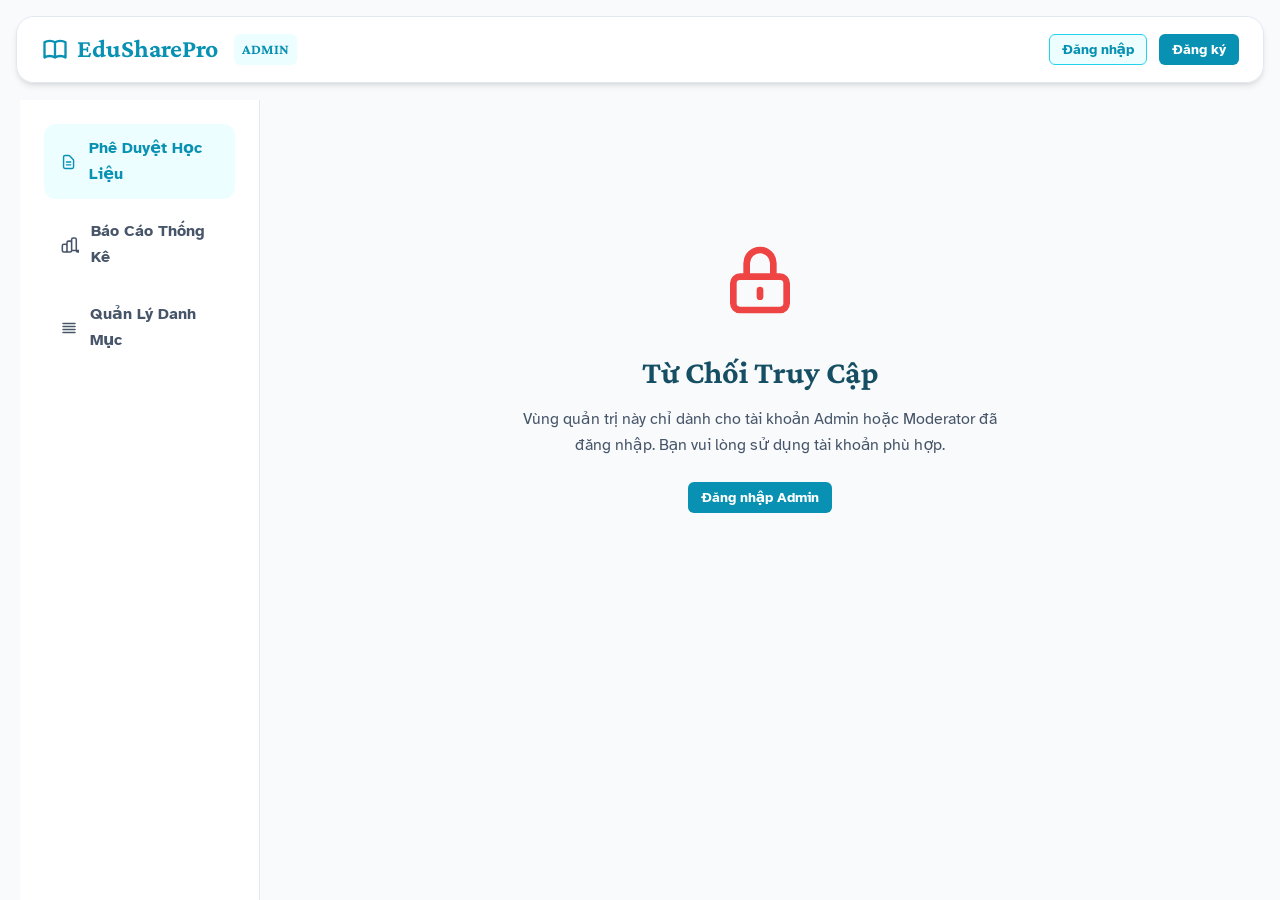
<file: prototype/admin.html>
<!DOCTYPE html>
<html lang="vi">
<head>
  <meta charset="UTF-8">
  <meta name="viewport" content="width=device-width, initial-scale=1.0">
  <title>EduSharePro - Trang Quản Trị Hệ Thống</title>
  <link rel="stylesheet" href="style.css">
</head>
<body>

  <!-- Floating Navigation Bar -->
  <div class="navbar-wrapper">
    <nav class="navbar container flex align-center justify-between">
      <a href="index.html" class="nav-logo">
        <svg xmlns="http://www.w3.org/2000/svg" style="width: 28px; height: 28px;" fill="none" viewBox="0 0 24 24" stroke="currentColor">
          <path stroke-linecap="round" stroke-linejoin="round" stroke-width="2" d="M12 6.253v13m0-13C10.832 5.477 9.246 5 7.5 5S4.168 5.477 3 6.253v13C4.168 18.477 5.754 18 7.5 18s3.332.477 4.5 1.253m0-13C13.168 5.477 14.754 5 16.5 5c1.747 0 3.332.477 4.5 1.253v13C19.832 18.477 18.247 18 16.5 18c-1.746 0-3.332.477-4.5 1.253" />
        </svg>
        EduSharePro <span style="font-size: 0.9rem; background-color: var(--color-primary-light); color: var(--color-primary); padding: 4px 8px; border-radius: var(--radius-sm); margin-left: 8px;">ADMIN</span>
      </a>
      
      <div class="nav-auth" id="header-auth-container">
        <!-- Đăng nhập / Đăng xuất tự động render bởi app.js -->
      </div>
    </nav>
  </div>

  <div class="nav-spacer"></div>

  <!-- Admin Main Layout -->
  <div class="container admin-layout">
    <!-- Admin Sidebar -->
    <aside class="admin-sidebar">
      <ul class="admin-nav">
        <li>
          <a href="#" class="admin-nav-link active" onclick="switchAdminSection('docs')">
            <svg xmlns="http://www.w3.org/2000/svg" style="width: 20px; height: 20px;" fill="none" viewBox="0 0 24 24" stroke="currentColor">
              <path stroke-linecap="round" stroke-linejoin="round" stroke-width="2" d="M9 12h6m-6 4h6m2 5H7a2 2 0 01-2-2V5a2 2 0 012-2h5.586a1 1 0 01.707.293l5.414 5.414a1 1 0 01.293.707V19a2 2 0 01-2 2z" />
            </svg>
            Phê Duyệt Học Liệu
          </a>
        </li>
        <li>
          <a href="#" class="admin-nav-link" onclick="switchAdminSection('stats')">
            <svg xmlns="http://www.w3.org/2000/svg" style="width: 20px; height: 20px;" fill="none" viewBox="0 0 24 24" stroke="currentColor">
              <path stroke-linecap="round" stroke-linejoin="round" stroke-width="2" d="M9 19v-6a2 2 0 00-2-2H5a2 2 0 00-2 2v6a2 2 0 002 2h2a2 2 0 002-2zm0 0V9a2 2 0 012-2h2a2 2 0 012 2v10m-6 0a2 2 0 002 2h2a2 2 0 002-2m0 0V5a2 2 0 012-2h2a2 2 0 012 2v14a2 2 0 002 2h2a2 2 0 002-2z" />
            </svg>
            Báo Cáo Thống Kê
          </a>
        </li>
        <li>
          <a href="#" class="admin-nav-link" onclick="switchAdminSection('categories')">
            <svg xmlns="http://www.w3.org/2000/svg" style="width: 20px; height: 20px;" fill="none" viewBox="0 0 24 24" stroke="currentColor">
              <path stroke-linecap="round" stroke-linejoin="round" stroke-width="2" d="M4 6h16M4 10h16M4 14h16M4 18h16" />
            </svg>
            Quản Lý Danh Mục
          </a>
        </li>
      </ul>
    </aside>

    <!-- Admin Main Content Area -->
    <main class="admin-main">
      <div id="access-denied-message" style="display: none; text-align: center; padding: 100px 0;">
        <svg xmlns="http://www.w3.org/2000/svg" style="width: 80px; height: 80px; color: #ef4444; margin-bottom: 24px;" fill="none" viewBox="0 0 24 24" stroke="currentColor">
          <path stroke-linecap="round" stroke-linejoin="round" stroke-width="2" d="M12 15v2m-6 4h12a2 2 0 002-2v-6a2 2 0 00-2-2H6a2 2 0 00-2 2v6a2 2 0 002 2zm10-10V7a4 4 0 00-8 0v4h8z" />
        </svg>
        <h2 style="font-size: 2rem; margin-bottom: 16px;">Từ Chối Truy Cập</h2>
        <p style="color: var(--color-text-muted); max-width: 500px; margin: 0 auto 24px auto;">Vùng quản trị này chỉ dành cho tài khoản Admin hoặc Moderator đã đăng nhập. Bạn vui lòng sử dụng tài khoản phù hợp.</p>
        <button class="btn btn-primary btn-sm" data-modal="login-modal">Đăng nhập Admin</button>
      </div>

      <div id="admin-content-area">
        <!-- 1. Phân hệ Phê duyệt Học liệu -->
        <section id="section-docs">
          <h2 style="font-size: 2.2rem; margin-bottom: 8px;">Duyệt Học Liệu Tải Lên</h2>
          <p style="color: var(--color-text-muted); margin-bottom: 32px;">Xem xét và phê duyệt hoặc từ chối các học liệu do người dùng đóng góp lên hệ thống.</p>
          
          <div class="admin-table-container">
            <table class="admin-table">
              <thead>
                <tr>
                  <th>Tài liệu</th>
                  <th>Chuyên mục</th>
                  <th>Người đăng</th>
                  <th>Trạng thái</th>
                  <th style="text-align: right;">Hành động</th>
                </tr>
              </thead>
              <tbody id="admin-docs-table-body">
                <!-- Render từ database bằng JS -->
              </tbody>
            </table>
          </div>
        </section>

        <!-- 2. Phân hệ Báo cáo Thống kê -->
        <section id="section-stats" style="display: none;">
          <h2 style="font-size: 2.2rem; margin-bottom: 8px;">Báo Cáo Hoạt Động</h2>
          <p style="color: var(--color-text-muted); margin-bottom: 32px;">Biểu đồ thống kê lượt tải, lượt truy cập website EduSharePro.</p>
          
          <div class="admin-stats-grid">
            <div class="admin-stat-card">
              <div style="font-size: 0.9rem; color: var(--color-text-muted);">Tổng Tài Liệu Đã Duyệt</div>
              <div style="font-size: 2.2rem; font-weight: 700; color: var(--color-primary);" id="stat-total-approved">0</div>
            </div>
            <div class="admin-stat-card">
              <div style="font-size: 0.9rem; color: var(--color-text-muted);">Tài Liệu Đang Chờ Duyệt</div>
              <div style="font-size: 2.2rem; font-weight: 700; color: #d97706;" id="stat-total-pending">0</div>
            </div>
            <div class="admin-stat-card">
              <div style="font-size: 0.9rem; color: var(--color-text-muted);">Tổng Lượt Tải Học Liệu</div>
              <div style="font-size: 2.2rem; font-weight: 700; color: #22c55e;" id="stat-total-downloads">0</div>
            </div>
            <div class="admin-stat-card">
              <div style="font-size: 0.9rem; color: var(--color-text-muted);">Tổng Lượt Xem Tài Liệu</div>
              <div style="font-size: 2.2rem; font-weight: 700; color: #6366f1;" id="stat-total-views">0</div>
            </div>
          </div>
          
          <div class="admin-table-container" style="padding: 24px;">
            <h3 style="margin-bottom: 16px;">Top Tài Liệu Được Quan Tâm Nhất</h3>
            <table class="admin-table">
              <thead>
                <tr>
                  <th>Tài liệu</th>
                  <th>Lượt xem</th>
                  <th>Lượt tải</th>
                  <th>Tỷ lệ tải / xem</th>
                </tr>
              </thead>
              <tbody id="admin-top-docs-body">
                <!-- Render từ JS -->
              </tbody>
            </table>
          </div>
        </section>

        <!-- 3. Phân hệ Quản lý Danh mục -->
        <section id="section-categories" style="display: none;">
          <h2 style="font-size: 2.2rem; margin-bottom: 8px;">Quản Lý Danh Mục Học Liệu</h2>
          <p style="color: var(--color-text-muted); margin-bottom: 32px;">Thêm mới hoặc sửa đổi các chuyên mục môn học, cấp học chính hiển thị ngoài trang chủ.</p>
          
          <div style="display: grid; grid-template-columns: 1fr 2fr; gap: 32px;">
            <div class="sidebar-box">
              <h3 style="margin-bottom: 16px;">Thêm Danh Mục Mới</h3>
              <form id="add-category-form">
                <div class="form-group">
                  <label>Tên danh mục</label>
                  <input type="text" name="catName" placeholder="Ví dụ: Cao học..." required>
                </div>
                <div class="form-group">
                  <label>Mô tả ngắn</label>
                  <input type="text" name="catDesc" placeholder="Mô tả danh mục học liệu..." required>
                </div>
                <button type="submit" class="btn btn-primary" style="width: 100%;">Tạo Mới</button>
              </form>
            </div>
            
            <div class="admin-table-container">
              <table class="admin-table">
                <thead>
                  <tr>
                    <th>Tên danh mục</th>
                    <th>Mô tả</th>
                    <th style="text-align: right;">Hành động</th>
                  </tr>
                </thead>
                <tbody>
                  <tr>
                    <td style="font-weight:700;">Tiểu học (Lớp 1-5)</td>
                    <td>Học liệu cho học sinh tiểu học</td>
                    <td style="text-align: right;"><button class="btn btn-secondary btn-sm" onclick="showToast('Tính năng sửa/xóa (Giả lập)')">Sửa</button></td>
                  </tr>
                  <tr>
                    <td style="font-weight:700;">THCS (Lớp 6-9)</td>
                    <td>Tài liệu cho học sinh THCS</td>
                    <td style="text-align: right;"><button class="btn btn-secondary btn-sm" onclick="showToast('Tính năng sửa/xóa (Giả lập)')">Sửa</button></td>
                  </tr>
                  <tr>
                    <td style="font-weight:700;">THPT (Lớp 10-12)</td>
                    <td>Tài liệu ôn thi tốt nghiệp THPT</td>
                    <td style="text-align: right;"><button class="btn btn-secondary btn-sm" onclick="showToast('Tính năng sửa/xóa (Giả lập)')">Sửa</button></td>
                  </tr>
                  <tr>
                    <td style="font-weight:700;">Đại học & Cao đẳng</td>
                    <td>Giáo trình, bài giảng bậc đại học</td>
                    <td style="text-align: right;"><button class="btn btn-secondary btn-sm" onclick="showToast('Tính năng sửa/xóa (Giả lập)')">Sửa</button></td>
                  </tr>
                </tbody>
              </table>
            </div>
          </div>
        </section>
      </div>
    </main>
  </div>

  <!-- Rejection Reason Modal -->
  <div class="modal-overlay" id="reject-modal">
    <div class="modal-content">
      <div class="modal-header">
        <h3>Từ chối tài liệu</h3>
        <button class="close-btn">&times;</button>
      </div>
      <form id="reject-form">
        <input type="hidden" id="reject-doc-id" value="">
        <div class="modal-body">
          <div class="form-group">
            <label>Lý do từ chối phê duyệt</label>
            <textarea id="reject-reason" rows="3" placeholder="Nhập lý do (ví dụ: Tài liệu mờ, vi phạm bản quyền)..." required></textarea>
          </div>
        </div>
        <div class="modal-footer">
          <button type="button" class="btn btn-secondary btn-close-modal">Hủy</button>
          <button type="submit" class="btn btn-danger">Xác nhận Từ chối</button>
        </div>
      </form>
    </div>
  </div>

  <!-- Copied Login modal for auth fallback -->
  <div class="modal-overlay" id="login-modal">
    <div class="modal-content">
      <div class="modal-header">
        <h3>Đăng nhập Admin</h3>
        <button class="close-btn">&times;</button>
      </div>
      <form id="login-form">
        <div class="modal-body">
          <div class="form-group">
            <label>Email</label>
            <input type="email" name="email" required>
          </div>
          <div class="form-group">
            <label>Mật khẩu</label>
            <input type="password" name="password" required>
          </div>
        </div>
        <div class="modal-footer">
          <button type="button" class="btn btn-secondary btn-close-modal">Hủy</button>
          <button type="submit" class="btn btn-primary">Đăng nhập</button>
        </div>
      </form>
    </div>
  </div>

  <script src="app.js"></script>
  <script>
    // Kiểm tra quyền Admin/Mod khi tải trang
    function checkAdminAccess() {
      const user = State.getCurrentUser();
      const area = document.getElementById('admin-content-area');
      const denied = document.getElementById('access-denied-message');
      
      if (user && (user.role === 'admin' || user.role === 'moderator')) {
        area.style.display = 'block';
        denied.style.display = 'none';
        renderAdminDocsTable();
        calculateStats();
      } else {
        area.style.display = 'none';
        denied.style.display = 'block';
      }
    }

    // Chuyển phân hệ quản trị sidebar
    function switchAdminSection(sectionName) {
      document.querySelectorAll('.admin-nav-link').forEach(link => {
        link.classList.remove('active');
        if (link.getAttribute('onclick') && link.getAttribute('onclick').includes(sectionName)) {
          link.classList.add('active');
        }
      });

      document.getElementById('section-docs').style.display = sectionName === 'docs' ? 'block' : 'none';
      document.getElementById('section-stats').style.display = sectionName === 'stats' ? 'block' : 'none';
      document.getElementById('section-categories').style.display = sectionName === 'categories' ? 'block' : 'none';
      
      if (sectionName === 'stats') {
        renderStatsTable();
      }
    }

    // Render danh sách tài liệu phê duyệt trong bảng admin
    function renderAdminDocsTable() {
      const tableBody = document.getElementById('admin-docs-table-body');
      if (!tableBody) return;

      const docs = State.getDocuments();

      if (docs.length === 0) {
        tableBody.innerHTML = '<tr><td colspan="5" style="text-align: center; padding: 20px;">Không có tài liệu nào trong hệ thống.</td></tr>';
        return;
      }

      tableBody.innerHTML = docs.map(doc => {
        let statusBadge = '';
        if (doc.status === 'approved') statusBadge = '<span class="badge-status badge-approved">Đã duyệt</span>';
        else if (doc.status === 'pending') statusBadge = '<span class="badge-status badge-pending">Chờ duyệt</span>';
        else statusBadge = `<span class="badge-status badge-rejected" title="Lý do: ${doc.rejection_reason || 'Không rõ'}">Từ chối</span>`;

        let actionButtons = '';
        if (doc.status === 'pending') {
          actionButtons = `
            <button class="btn btn-primary btn-sm" onclick="approveDocument('${doc.id}')" style="background-color:#22c55e;">Duyệt</button>
            <button class="btn btn-danger btn-sm" onclick="openRejectModal('${doc.id}')" style="margin-left: 6px;">Từ chối</button>
          `;
        } else {
          actionButtons = `<span style="font-size:0.85rem;color:var(--color-text-muted);">Đã xử lý</span>`;
        }

        return `
          <tr>
            <td style="font-weight: 700; color: var(--color-text-main);">
              <a href="document.html?id=${doc.id}" target="_blank">${doc.title}</a>
              <div style="font-size: 0.8rem; color: var(--color-text-muted); font-weight: normal; margin-top: 4px;">Định dạng: ${doc.fileType.toUpperCase()} | Kích thước: ${doc.fileSize}</div>
            </td>
            <td>${doc.category}</td>
            <td>${doc.author}</td>
            <td>${statusBadge}</td>
            <td style="text-align: right;">${actionButtons}</td>
          </tr>
        `;
      }).join('');
    }

    // Hành động Phê duyệt
    function approveDocument(id) {
      const docs = State.getDocuments();
      const doc = docs.find(d => d.id === id);
      if (doc) {
        doc.status = 'approved';
        State.saveDocuments(docs);
        showToast("Phê duyệt học liệu thành công! Học liệu đã xuất hiện ngoài trang chủ.", "success");
        renderAdminDocsTable();
        calculateStats();
      }
    }

    // Mở modal từ chối
    function openRejectModal(id) {
      document.getElementById('reject-doc-id').value = id;
      document.getElementById('reject-reason').value = '';
      document.getElementById('reject-modal').classList.add('show');
    }

    // Submit form Từ chối
    const rejectForm = document.getElementById('reject-form');
    if (rejectForm) {
      rejectForm.addEventListener('submit', (e) => {
        e.preventDefault();
        const id = document.getElementById('reject-doc-id').value;
        const reason = document.getElementById('reject-reason').value.trim();
        
        const docs = State.getDocuments();
        const doc = docs.find(d => d.id === id);
        if (doc) {
          doc.status = 'rejected';
          doc.rejection_reason = reason;
          State.saveDocuments(docs);
          
          showToast("Đã từ chối duyệt học liệu này và gửi lý do tới người đăng.", "success");
          document.getElementById('reject-modal').classList.remove('show');
          renderAdminDocsTable();
          calculateStats();
        }
      });
    }

    // Tính toán số liệu thống kê
    function calculateStats() {
      const docs = State.getDocuments();
      const approved = docs.filter(d => d.status === 'approved').length;
      const pending = docs.filter(d => d.status === 'pending').length;
      const totalDownloads = docs.reduce((acc, curr) => acc + curr.downloads, 0);
      const totalViews = docs.reduce((acc, curr) => acc + curr.views, 0);

      document.getElementById('stat-total-approved').textContent = approved;
      document.getElementById('stat-total-pending').textContent = pending;
      document.getElementById('stat-total-downloads').textContent = totalDownloads;
      document.getElementById('stat-total-views').textContent = totalViews;
    }

    // Render bảng thống kê Top xem/tải
    function renderStatsTable() {
      const docs = State.getDocuments().filter(d => d.status === 'approved');
      docs.sort((a, b) => b.views - a.views);

      const tableBody = document.getElementById('admin-top-docs-body');
      if (!tableBody) return;

      if (docs.length === 0) {
        tableBody.innerHTML = '<tr><td colspan="4" style="text-align: center; padding: 20px;">Chưa có tài liệu nào được duyệt để tính toán số liệu.</td></tr>';
        return;
      }

      tableBody.innerHTML = docs.slice(0, 5).map(doc => {
        const ratio = doc.views > 0 ? ((doc.downloads / doc.views) * 100).toFixed(1) + '%' : '0%';
        return `
          <tr>
            <td style="font-weight: 700; color: var(--color-text-main);">${doc.title}</td>
            <td>${doc.views} lượt xem</td>
            <td>${doc.downloads} lượt tải</td>
            <td style="font-weight: 700; color: var(--color-primary);">${ratio}</td>
          </tr>
        `;
      }).join('');
    }

    // Xử lý tạo mới danh mục (Giả lập)
    const addCatForm = document.getElementById('add-category-form');
    if (addCatForm) {
      addCatForm.addEventListener('submit', (e) => {
        e.preventDefault();
        const catName = addCatForm.querySelector('[name="catName"]').value;
        showToast(`Đã tạo danh mục "${catName}" mới thành công (Giả lập)!`, "success");
        addCatForm.reset();
      });
    }

    document.addEventListener('DOMContentLoaded', () => {
      checkAdminAccess();
    });
  </script>
</body>
</html>
</file>
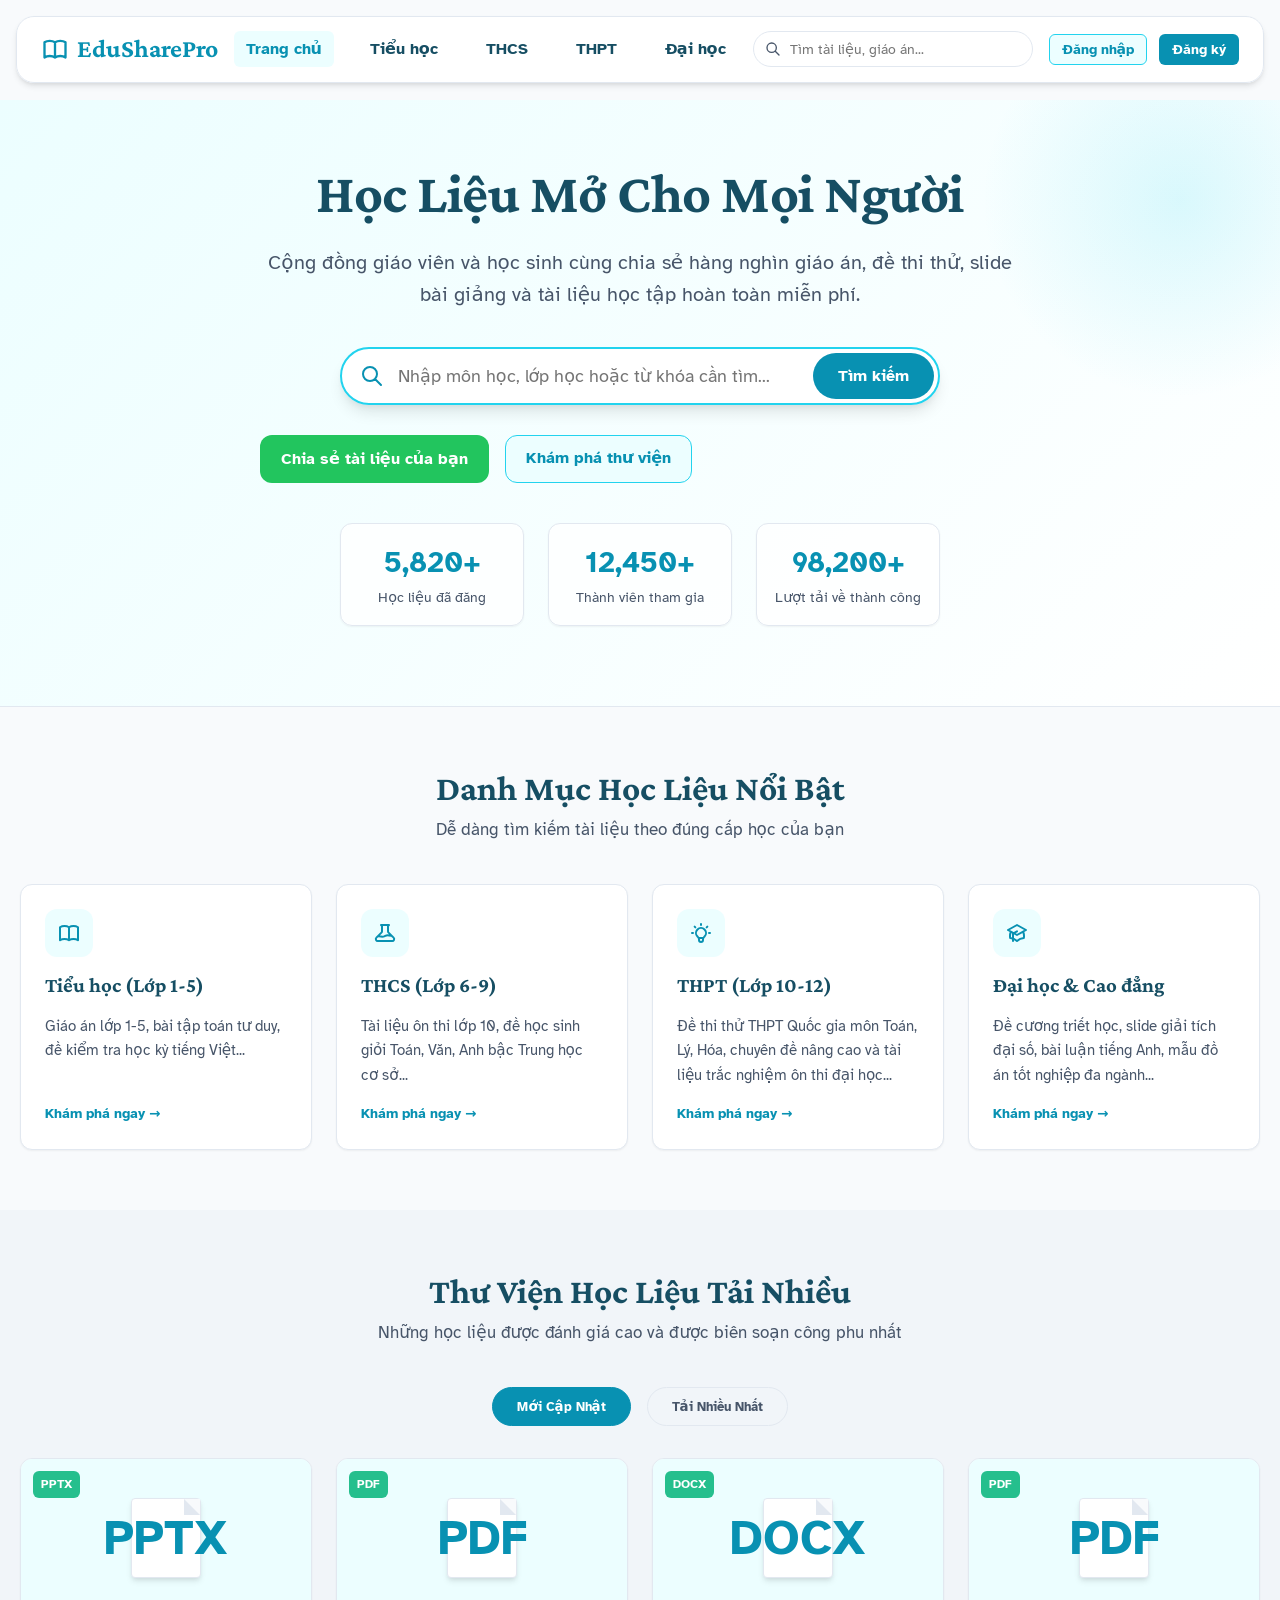
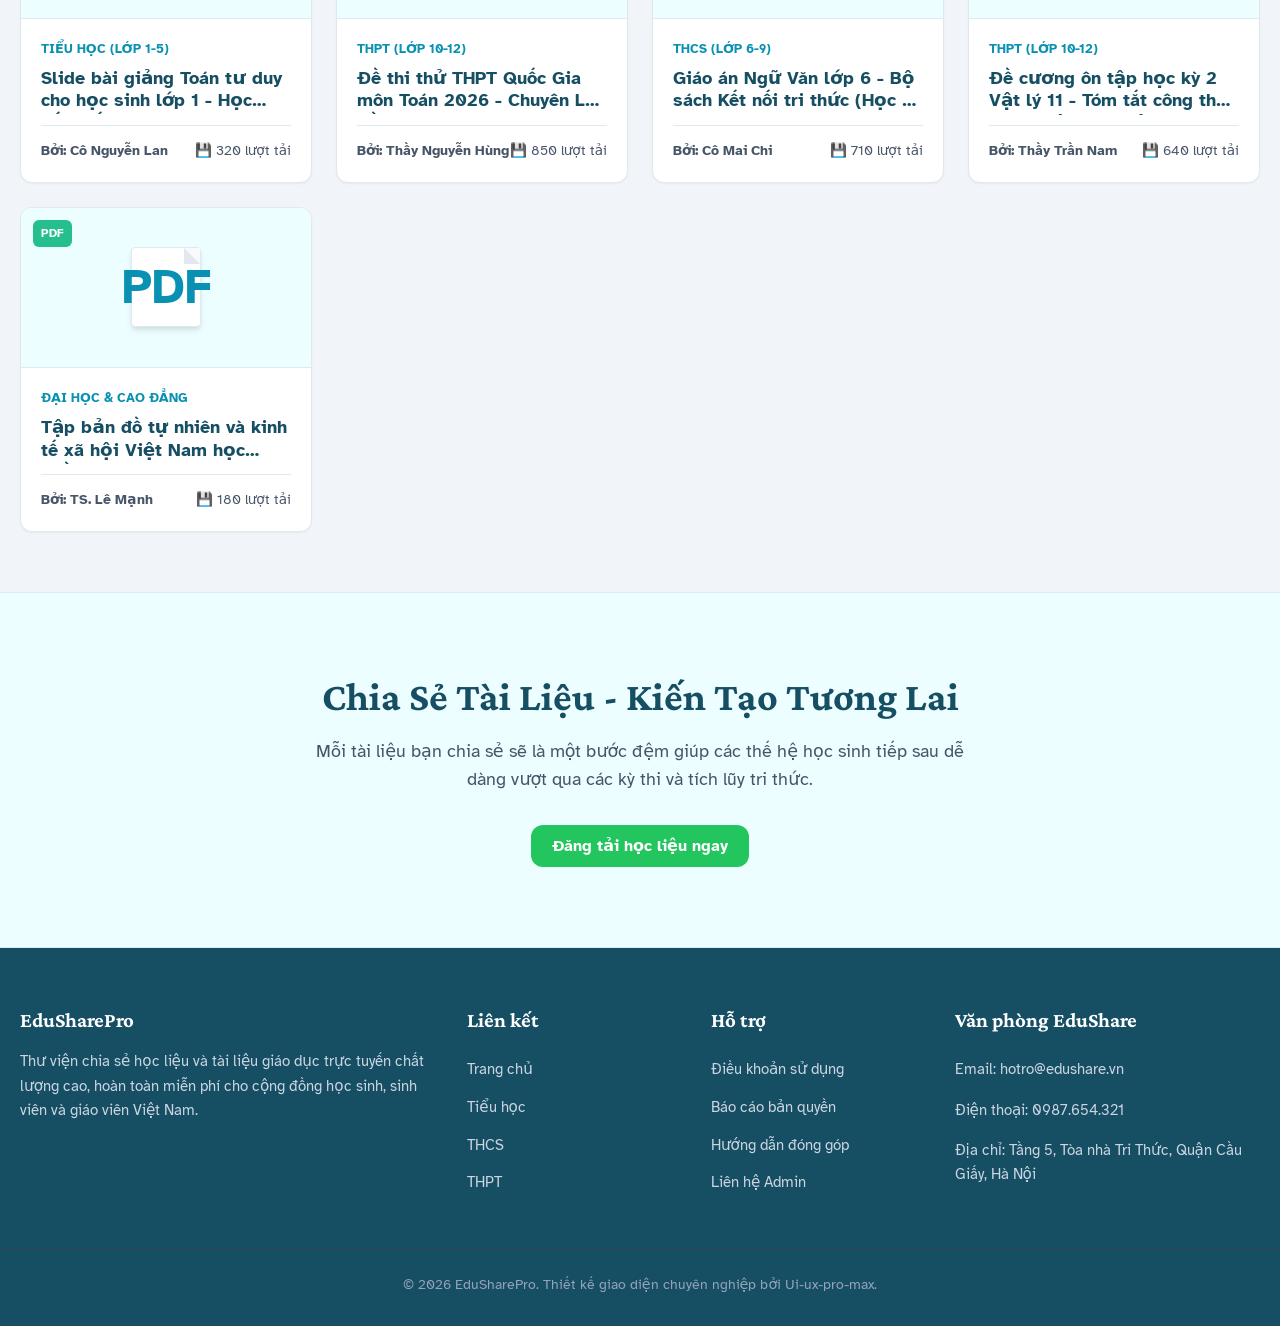
<file: prototype/document.html>
<!DOCTYPE html>
<html lang="vi">
<head>
  <meta charset="UTF-8">
  <meta name="viewport" content="width=device-width, initial-scale=1.0">
  <title>EduSharePro - Chi tiết học liệu</title>
  <link rel="stylesheet" href="style.css">
</head>
<body>

  <!-- Floating Navigation Bar -->
  <div class="navbar-wrapper">
    <nav class="navbar container flex align-center justify-between">
      <a href="index.html" class="nav-logo">
        <svg xmlns="http://www.w3.org/2000/svg" style="width: 28px; height: 28px;" fill="none" viewBox="0 0 24 24" stroke="currentColor">
          <path stroke-linecap="round" stroke-linejoin="round" stroke-width="2" d="M12 6.253v13m0-13C10.832 5.477 9.246 5 7.5 5S4.168 5.477 3 6.253v13C4.168 18.477 5.754 18 7.5 18s3.332.477 4.5 1.253m0-13C13.168 5.477 14.754 5 16.5 5c1.747 0 3.332.477 4.5 1.253v13C19.832 18.477 18.247 18 16.5 18c-1.746 0-3.332.477-4.5 1.253" />
        </svg>
        EduSharePro
      </a>
      
      <ul class="nav-menu">
        <li><a href="index.html" class="nav-link">Trang chủ</a></li>
        <li><a href="index.html#documents-area" class="nav-link">Tiểu học</a></li>
        <li><a href="index.html#documents-area" class="nav-link">THCS</a></li>
        <li><a href="index.html#documents-area" class="nav-link">THPT</a></li>
        <li><a href="index.html#documents-area" class="nav-link">Đại học</a></li>
      </ul>

      <div class="nav-auth" id="header-auth-container">
        <!-- Tự động cập nhật qua app.js -->
      </div>
    </nav>
  </div>

  <div class="nav-spacer"></div>

  <!-- Advertisement Banners (Left & Right) -->
  <div class="ad-banner-left">
    <div class="ad-banner-title">Quảng cáo</div>
    <div class="ad-banner-content">
      <svg xmlns="http://www.w3.org/2000/svg" style="width: 24px; height: 24px;" fill="none" viewBox="0 0 24 24" stroke="currentColor">
        <path stroke-linecap="round" stroke-linejoin="round" stroke-width="2" d="M4 16l4.586-4.586a2 2 0 012.828 0L16 16m-2-2l1.586-1.586a2 2 0 012.828 0L20 14m-6-6h.01M6 20h12a2 2 0 002-2V6a2 2 0 00-2-2H6a2 2 0 00-2 2v12a2 2 0 002 2z" />
      </svg>
      <span>Banner Trái</span>
      <span style="font-size: 0.75rem; color: var(--color-text-muted); font-weight: normal;">160 x 600</span>
    </div>
  </div>

  <div class="ad-banner-right">
    <div class="ad-banner-title">Quảng cáo</div>
    <div class="ad-banner-content">
      <svg xmlns="http://www.w3.org/2000/svg" style="width: 24px; height: 24px;" fill="none" viewBox="0 0 24 24" stroke="currentColor">
        <path stroke-linecap="round" stroke-linejoin="round" stroke-width="2" d="M4 16l4.586-4.586a2 2 0 012.828 0L16 16m-2-2l1.586-1.586a2 2 0 012.828 0L20 14m-6-6h.01M6 20h12a2 2 0 002-2V6a2 2 0 00-2-2H6a2 2 0 00-2 2v12a2 2 0 002 2z" />
      </svg>
      <span>Banner Phải</span>
      <span style="font-size: 0.75rem; color: var(--color-text-muted); font-weight: normal;">160 x 600</span>
    </div>
  </div>

  <!-- Main Content Layout -->
  <main class="container">
    <div class="detail-layout">
      <!-- Left column: Main Content -->
      <section class="detail-main">
        <div id="doc-detail-content">
          <!-- Render thông tin chi tiết qua JavaScript -->
        </div>

        <!-- Document Preview Container -->
        <div class="doc-preview-container">
          <div style="width: 100%; height: 100%; padding: 30px; font-family: monospace; font-size: 0.9rem; background-color: white; color: #334155; text-align: left; overflow: hidden; line-height: 1.8;" id="preview-text-content">
            <!-- Render nội dung tài liệu mẫu từ DB -->
          </div>
          
          <div class="doc-preview-blur-overlay" id="blur-overlay">
            <div style="text-align: center;">
              <p style="font-weight: 700; margin-bottom: 12px; color: var(--color-text-main); font-size: 1.1rem;">Đăng nhập để xem tiếp nội dung và tải tài liệu miễn phí</p>
              <button class="btn btn-primary btn-sm" id="btn-preview-login" data-modal="login-modal">Đăng nhập ngay</button>
            </div>
          </div>
        </div>

        <!-- Comments Section -->
        <div class="comments-section">
          <h3>Bình luận & Thảo luận (<span id="comment-count">0</span>)</h3>
          
          <!-- Comment Form -->
          <form id="comment-form" style="margin-top: 20px;">
            <div class="form-group">
              <label>Đánh giá chất lượng tài liệu</label>
              <div class="rating-stars" style="font-size: 1.4rem; cursor: pointer; margin-bottom: 10px;" id="star-selector">
                <span data-star="1">★</span>
                <span data-star="2">★</span>
                <span data-star="3">★</span>
                <span data-star="4">★</span>
                <span data-star="5" style="color: #e2e8f0;">★</span>
              </div>
            </div>
            <div class="form-group">
              <textarea id="comment-input" rows="3" placeholder="Chia sẻ ý kiến của bạn về học liệu này để giúp cộng đồng cải thiện..." required></textarea>
            </div>
            <button type="submit" class="btn btn-primary btn-sm">Gửi bình luận</button>
          </form>

          <ul class="comment-list" id="comments-display-list">
            <!-- Nơi render bình luận -->
          </ul>
        </div>
      </section>

      <!-- Right column: Sidebar -->
      <aside class="detail-sidebar">
        <!-- Download Box -->
        <div class="sidebar-box" style="text-align: center;">
          <h3 style="margin-bottom: 16px;">Tải Học Liệu Miễn Phí</h3>
          <div style="font-size: 0.85rem; color: var(--color-text-muted); margin-bottom: 24px;">
            Định dạng tệp tin: <b id="sidebar-file-type">PDF</b> <br>
            Dung lượng tệp: <b id="sidebar-file-size">1.8 MB</b> <br>
            Tổng số trang: <b id="sidebar-pages">12 trang</b>
          </div>
          <button class="btn btn-cta" style="width: 100%;" id="download-doc-btn">
            <svg xmlns="http://www.w3.org/2000/svg" style="width: 20px; height: 20px; margin-right: 8px;" fill="none" viewBox="0 0 24 24" stroke="currentColor">
              <path stroke-linecap="round" stroke-linejoin="round" stroke-width="2" d="M4 16v1a3 3 0 003 3h10a3 3 0 003-3v-1m-4-4l-4 4m0 0l-4-4m4 4V4" />
            </svg>
            Tải File Về Máy
          </button>
        </div>

        <!-- Document Metadata Box -->
        <div class="sidebar-box">
          <h3 style="margin-bottom: 16px;">Thông Tin Học Liệu</h3>
          <table style="width: 100%; border-collapse: collapse; font-size: 0.9rem;">
            <tr style="border-bottom: 1px solid var(--color-border);">
              <td style="padding: 10px 0; color: var(--color-text-muted);">Người đăng:</td>
              <td style="padding: 10px 0; font-weight: 700; text-align: right;" id="detail-author">Đang tải...</td>
            </tr>
            <tr style="border-bottom: 1px solid var(--color-border);">
              <td style="padding: 10px 0; color: var(--color-text-muted);">Ngày đăng:</td>
              <td style="padding: 10px 0; text-align: right;" id="detail-date">Đang tải...</td>
            </tr>
            <tr style="border-bottom: 1px solid var(--color-border);">
              <td style="padding: 10px 0; color: var(--color-text-muted);">Số lượt xem:</td>
              <td style="padding: 10px 0; text-align: right;" id="detail-view-count">0 lượt</td>
            </tr>
            <tr>
              <td style="padding: 10px 0; color: var(--color-text-muted);">Số lượt tải:</td>
              <td style="padding: 10px 0; text-align: right;" id="detail-download-count">0 lượt</td>
            </tr>
          </table>
        </div>
      </aside>
    </div>
  </main>

  <!-- Login/Signup Modals (copied for compatibility) -->
  <div class="modal-overlay" id="login-modal">
    <div class="modal-content">
      <div class="modal-header">
        <h3>Đăng nhập</h3>
        <button class="close-btn">&times;</button>
      </div>
      <form id="login-form">
        <div class="modal-body">
          <div class="form-group">
            <label>Email</label>
            <input type="email" name="email" required>
          </div>
          <div class="form-group">
            <label>Mật khẩu</label>
            <input type="password" name="password" required>
          </div>
        </div>
        <div class="modal-footer">
          <button type="button" class="btn btn-secondary btn-close-modal">Hủy</button>
          <button type="submit" class="btn btn-primary">Đăng nhập</button>
        </div>
      </form>
    </div>
  </div>

  <div class="modal-overlay" id="signup-modal">
    <div class="modal-content">
      <div class="modal-header">
        <h3>Đăng ký thành viên</h3>
        <button class="close-btn">&times;</button>
      </div>
      <form id="signup-form">
        <div class="modal-body">
          <div class="form-group">
            <label>Họ và tên</label>
            <input type="text" name="fullName" required>
          </div>
          <div class="form-group">
            <label>Email</label>
            <input type="email" name="email" required>
          </div>
          <div class="form-group">
            <label>Mật khẩu</label>
            <input type="password" name="password" required>
          </div>
        </div>
        <div class="modal-footer">
          <button type="button" class="btn btn-secondary btn-close-modal">Hủy</button>
          <button type="submit" class="btn btn-cta">Đăng ký ngay</button>
        </div>
      </form>
    </div>
  </div>

  <script src="app.js"></script>
  <script>
    let currentDocId = '';
    let selectedRating = 4; // Mặc định 4 sao

    // Lấy ID tài liệu từ URL
    function getDocumentIdFromUrl() {
      const params = new URLSearchParams(window.location.search);
      return params.get('id');
    }

    // Render thông tin chi tiết tài liệu học liệu
    function renderDocumentDetail() {
      currentDocId = getDocumentIdFromUrl();
      if (!currentDocId) {
        window.location.href = 'index.html';
        return;
      }

      const docs = State.getDocuments();
      const doc = docs.find(d => d.id === currentDocId);
      if (!doc) {
        showToast("Tài liệu không tồn tại!", "error");
        setTimeout(() => window.location.href = 'index.html', 1500);
        return;
      }

      // Tăng view_count giả lập một lần khi xem
      doc.views += 1;
      State.saveDocuments(docs);

      // Cập nhật thẻ meta title
      document.title = `${doc.title} - EduSharePro`;

      // Render nội dung chính
      const contentDiv = document.getElementById('doc-detail-content');
      contentDiv.innerHTML = `
        <div class="doc-category" style="margin-bottom: 12px;">${doc.category}</div>
        <h1 style="font-size: 2.4rem; margin-bottom: 16px;">${doc.title}</h1>
        <div style="font-size: 0.95rem; color: var(--color-text-muted); margin-bottom: 24px; display: flex; gap: 16px;">
          <span>Tác giả: <b>${doc.author}</b></span>
          <span>Ngày đăng: <b>${doc.date}</b></span>
        </div>
        <div style="background-color: var(--color-primary-light); border-left: 4px solid var(--color-primary); padding: 16px; border-radius: 0 var(--radius-md) var(--radius-md) 0; margin-bottom: 30px;">
          <h4 style="margin-bottom: 6px;">Mô tả tóm tắt tài liệu:</h4>
          <p style="color: var(--color-text-muted);">${doc.description}</p>
        </div>
      `;

      // Render tệp thông tin bên sidebar
      document.getElementById('sidebar-file-type').textContent = doc.fileType.toUpperCase();
      document.getElementById('sidebar-file-size').textContent = doc.fileSize;
      document.getElementById('sidebar-pages').textContent = doc.pages + ' trang';

      document.getElementById('detail-author').textContent = doc.author;
      document.getElementById('detail-date').textContent = doc.date;
      document.getElementById('detail-view-count').textContent = doc.views + ' lượt';
      document.getElementById('detail-download-count').textContent = doc.downloads + ' lượt';

      // Nội dung xem trước giả lập
      document.getElementById('preview-text-content').innerHTML = doc.previewContent.replace(/\n/g, '<br>');

      // Xử lý quyền xem và tải
      const currentUser = State.getCurrentUser();
      const blurOverlay = document.getElementById('blur-overlay');
      const downloadBtn = document.getElementById('download-doc-btn');

      if (currentUser) {
        // Đã đăng nhập: Ẩn màn mờ xem trước và kích hoạt nút tải về
        blurOverlay.style.display = 'none';
        
        downloadBtn.addEventListener('click', () => {
          trackDownload(currentDocId);
        });
      } else {
        // Chưa đăng nhập: Hiện màn mờ xem trước, click download yêu cầu đăng nhập
        blurOverlay.style.display = 'flex';
        
        downloadBtn.addEventListener('click', () => {
          showToast("Vui lòng đăng nhập trước khi tải tài liệu học tập!", "error");
          document.getElementById('login-modal').classList.add('show');
        });
      }

      renderComments();
    }

    // Thiết lập chọn số sao
    const starSpans = document.querySelectorAll('#star-selector span');
    starSpans.forEach(span => {
      span.addEventListener('click', () => {
        const rating = parseInt(span.getAttribute('data-star'));
        selectedRating = rating;
        
        starSpans.forEach((s, idx) => {
          if (idx < rating) {
            s.style.color = '#eab308'; // Màu vàng
          } else {
            s.style.color = '#e2e8f0'; // Màu xám
          }
        });
      });
    });

    // Render bình luận
    function renderComments() {
      const commentKey = 'edushare_comments_' + currentDocId;
      let comments = JSON.parse(localStorage.getItem(commentKey) || '[]');
      
      // Nếu chưa có bình luận nào, khởi tạo bình luận mẫu
      if (comments.length === 0) {
        comments = [
          { author: "Cô Mai Anh", rating: 5, content: "Tài liệu soạn rất đầy đủ, căn chỉnh đẹp, in ra cho học sinh làm đề rất tiện lợi. Xin cảm ơn tác giả!", date: "2026-07-16" },
          { author: "Nguyễn Minh Đức", rating: 4, content: "Đề thi sát chương trình học, có một số câu nâng cao rất hay để luyện tư duy.", date: "2026-07-17" }
        ];
        localStorage.setItem(commentKey, JSON.stringify(comments));
      }

      document.getElementById('comment-count').textContent = comments.length;

      const displayList = document.getElementById('comments-display-list');
      displayList.innerHTML = comments.map(c => `
        <li class="comment-item">
          <div class="comment-header">
            <span class="comment-author">${c.author}</span>
            <span class="comment-date">${c.date}</span>
          </div>
          <div class="rating-stars" style="font-size: 0.9rem; margin-bottom: 6px;">
            ${'★'.repeat(c.rating)}${'☆'.repeat(5 - c.rating)}
          </div>
          <p style="color: var(--color-text-muted);">${c.content}</p>
        </li>
      `).join('');
    }

    // Xử lý gửi bình luận mới
    const commentForm = document.getElementById('comment-form');
    if (commentForm) {
      commentForm.addEventListener('submit', (e) => {
        e.preventDefault();
        const currentUser = State.getCurrentUser();
        if (!currentUser) {
          showToast("Vui lòng đăng nhập để bình luận tài liệu!", "error");
          document.getElementById('login-modal').classList.add('show');
          return;
        }

        const textInput = document.getElementById('comment-input');
        const content = textInput.value.trim();
        if (!content) return;

        const commentKey = 'edushare_comments_' + currentDocId;
        const comments = JSON.parse(localStorage.getItem(commentKey) || '[]');
        
        comments.unshift({
          author: currentUser.fullName,
          rating: selectedRating,
          content: content,
          date: new Date().toISOString().split('T')[0]
        });

        localStorage.setItem(commentKey, JSON.stringify(comments));
        showToast("Đã gửi bình luận của bạn thành công!", "success");
        textInput.value = '';
        renderComments();
      });
    }

    document.addEventListener('DOMContentLoaded', () => {
      renderDocumentDetail();
    });
  </script>
</body>
</html>
</file>
<file: prototype/style.css>
/* Import Google Fonts */
@import url('https://fonts.googleapis.com/css2?family=Atkinson+Hyperlegible:wght@400;700&family=Crimson+Pro:wght@400;500;600;700&display=swap');

/* Design Tokens & Variables */
:root {
  --color-primary: #0891B2;       /* Fresh Cyan 600 */
  --color-primary-hover: #0e7490; /* Cyan 700 */
  --color-primary-light: #ecfeff; /* Cyan 50 - Background */
  --color-secondary: #22d3ee;     /* Cyan 400 */
  --color-secondary-hover: #06b6d4;/* Cyan 500 */
  --color-cta: #22c55e;           /* Progress Green 500 */
  --color-cta-hover: #16a34a;     /* Green 600 */
  --color-bg-main: #f8fafc;       /* Light gray-blue background */
  --color-bg-card: #ffffff;       /* Pure white */
  --color-text-main: #164e63;     /* Dark Cyan 900 for high contrast */
  --color-text-muted: #475569;    /* Slate 600 for body text and descriptions */
  --color-border: #e2e8f0;        /* Slate 200 */
  
  --font-heading: 'Crimson Pro', Georgia, serif;
  --font-body: 'Atkinson Hyperlegible', system-ui, sans-serif;
  
  --shadow-sm: 0 1px 2px 0 rgba(0, 0, 0, 0.05);
  --shadow-md: 0 4px 6px -1px rgba(0, 0, 0, 0.1), 0 2px 4px -1px rgba(0, 0, 0, 0.06);
  --shadow-lg: 0 10px 15px -3px rgba(0, 0, 0, 0.1), 0 4px 6px -2px rgba(0, 0, 0, 0.05);
  
  --radius-sm: 6px;
  --radius-md: 12px;
  --radius-lg: 18px;
  --radius-full: 9999px;
  
  --transition-fast: 150ms cubic-bezier(0.4, 0, 0.2, 1);
  --transition-normal: 250ms cubic-bezier(0.4, 0, 0.2, 1);
}

/* Reset & Base Styles */
* {
  box-sizing: border-box;
  margin: 0;
  padding: 0;
}

body {
  font-family: var(--font-body);
  background-color: var(--color-bg-main);
  color: var(--color-text-main);
  line-height: 1.6;
  -webkit-font-smoothing: antialiased;
}

h1, h2, h3, h4, h5, h6 {
  font-family: var(--font-heading);
  font-weight: 700;
  color: var(--color-text-main);
  line-height: 1.2;
}

a {
  color: var(--color-primary);
  text-decoration: none;
  transition: color var(--transition-fast);
}

a:hover {
  color: var(--color-primary-hover);
}

img {
  max-width: 100%;
  height: auto;
  display: block;
}

/* Utility Layouts */
.container {
  width: 100%;
  max-width: 1280px;
  margin-left: auto;
  margin-right: auto;
  padding-left: 20px;
  padding-right: 20px;
}

.flex { display: flex; }
.align-center { align-items: center; }
.justify-between { justify-content: space-between; }
.grid { display: grid; }
.gap-4 { gap: 16px; }
.gap-6 { gap: 24px; }
.gap-8 { gap: 32px; }

/* Buttons */
.btn {
  display: inline-flex;
  align-items: center;
  justify-content: center;
  padding: 10px 20px;
  font-family: var(--font-body);
  font-size: 1rem;
  font-weight: 700;
  border-radius: var(--radius-md);
  border: 1px solid transparent;
  cursor: pointer;
  transition: all var(--transition-fast);
}

.btn-primary {
  background-color: var(--color-primary);
  color: white;
}

.btn-primary:hover {
  background-color: var(--color-primary-hover);
  transform: translateY(-1px);
}

.btn-secondary {
  background-color: var(--color-primary-light);
  color: var(--color-primary);
  border-color: var(--color-secondary);
}

.btn-secondary:hover {
  background-color: var(--color-secondary);
  color: var(--color-text-main);
}

.btn-cta {
  background-color: var(--color-cta);
  color: white;
}

.btn-cta:hover {
  background-color: var(--color-cta-hover);
  transform: translateY(-1px);
  box-shadow: 0 4px 12px rgba(34, 197, 94, 0.2);
}

.btn-danger {
  background-color: #ef4444;
  color: white;
}

.btn-danger:hover {
  background-color: #dc2626;
}

.btn-sm {
  padding: 6px 12px;
  font-size: 0.875rem;
  border-radius: var(--radius-sm);
}

/* Floating Navigation Bar */
.navbar-wrapper {
  position: fixed;
  top: 16px;
  left: 16px;
  right: 16px;
  z-index: 1000;
}

.navbar {
  background-color: rgba(255, 255, 255, 0.9);
  backdrop-filter: blur(12px);
  -webkit-backdrop-filter: blur(12px);
  border: 1px solid var(--color-border);
  border-radius: var(--radius-lg);
  padding: 12px 24px;
  box-shadow: var(--shadow-md);
}

.nav-logo {
  font-family: var(--font-heading);
  font-size: 1.6rem;
  font-weight: 700;
  color: var(--color-primary);
  display: flex;
  align-items: center;
  gap: 8px;
}

.nav-menu {
  display: flex;
  list-style: none;
  gap: 24px;
  align-items: center;
}

.nav-link {
  font-weight: 700;
  color: var(--color-text-main);
  padding: 8px 12px;
  border-radius: var(--radius-sm);
  transition: all var(--transition-fast);
}

.nav-link:hover, .nav-link.active {
  background-color: var(--color-primary-light);
  color: var(--color-primary);
}

.nav-search {
  position: relative;
  width: 280px;
}

.nav-search input {
  width: 100%;
  padding: 8px 16px 8px 36px;
  border: 1px solid var(--color-border);
  border-radius: var(--radius-full);
  font-family: var(--font-body);
  outline: none;
  font-size: 0.9rem;
  transition: border-color var(--transition-fast);
}

.nav-search input:focus {
  border-color: var(--color-primary);
  box-shadow: 0 0 0 3px rgba(8, 145, 178, 0.15);
}

.nav-search svg {
  position: absolute;
  left: 12px;
  top: 50%;
  transform: translateY(-50%);
  width: 16px;
  height: 16px;
  color: var(--color-text-muted);
  pointer-events: none;
}

.nav-auth {
  display: flex;
  gap: 12px;
  align-items: center;
}

/* User Profile Menu */
.user-menu-container {
  position: relative;
}

.user-avatar-btn {
  display: flex;
  align-items: center;
  gap: 8px;
  background: none;
  border: none;
  cursor: pointer;
  outline: none;
}

.user-avatar-btn img {
  width: 38px;
  height: 38px;
  border-radius: var(--radius-full);
  border: 2px solid var(--color-primary);
  object-fit: cover;
}

.user-dropdown {
  position: absolute;
  right: 0;
  top: 48px;
  width: 220px;
  background: var(--color-bg-card);
  border: 1px solid var(--color-border);
  border-radius: var(--radius-md);
  box-shadow: var(--shadow-lg);
  display: none;
  flex-direction: column;
  padding: 8px 0;
  z-index: 1100;
}

.user-dropdown.show {
  display: flex;
}

.user-info-header {
  padding: 12px 16px;
  border-bottom: 1px solid var(--color-border);
  font-weight: 700;
}

.user-info-role {
  font-size: 0.8rem;
  color: var(--color-primary);
  text-transform: uppercase;
  margin-top: 2px;
}

.user-dropdown a {
  padding: 10px 16px;
  color: var(--color-text-muted);
  font-weight: 700;
  display: flex;
  align-items: center;
  gap: 10px;
  transition: all var(--transition-fast);
}

.user-dropdown a:hover {
  background-color: var(--color-primary-light);
  color: var(--color-primary);
}

/* Spacer for Fixed Navbar */
.nav-spacer {
  height: 100px;
}

/* Hero Section */
.hero {
  background: linear-gradient(135deg, var(--color-primary-light) 0%, #ffffff 100%);
  padding: 60px 0 80px 0;
  border-bottom: 1px solid var(--color-border);
  position: relative;
  overflow: hidden;
}

.hero::after {
  content: '';
  position: absolute;
  width: 400px;
  height: 400px;
  background: radial-gradient(circle, rgba(34, 211, 238, 0.15) 0%, transparent 70%);
  top: -100px;
  right: -100px;
  z-index: 0;
}

.hero-content {
  position: relative;
  z-index: 1;
  text-align: center;
  max-width: 800px;
  margin: 0 auto;
}

.hero h1 {
  font-size: 3.5rem;
  margin-bottom: 20px;
  letter-spacing: -0.5px;
}

.hero p {
  font-size: 1.25rem;
  color: var(--color-text-muted);
  margin-bottom: 36px;
}

.hero-search-bar {
  max-width: 600px;
  margin: 0 auto 30px auto;
  position: relative;
  box-shadow: var(--shadow-lg);
  border-radius: var(--radius-full);
}

.hero-search-bar input {
  width: 100%;
  padding: 16px 24px 16px 56px;
  border: 2px solid var(--color-secondary);
  border-radius: var(--radius-full);
  font-family: var(--font-body);
  font-size: 1.1rem;
  outline: none;
  transition: border-color var(--transition-fast);
}

.hero-search-bar input:focus {
  border-color: var(--color-primary);
}

.hero-search-bar svg {
  position: absolute;
  left: 20px;
  top: 50%;
  transform: translateY(-50%);
  width: 24px;
  height: 24px;
  color: var(--color-primary);
}

.hero-search-bar button {
  position: absolute;
  right: 6px;
  top: 6px;
  bottom: 6px;
  padding: 0 24px;
  border-radius: var(--radius-full);
}

.stats-grid {
  display: grid;
  grid-template-columns: repeat(3, 1fr);
  gap: 24px;
  max-width: 600px;
  margin: 40px auto 0 auto;
}

.stat-card {
  background: rgba(255, 255, 255, 0.8);
  border: 1px solid var(--color-border);
  padding: 16px;
  border-radius: var(--radius-md);
  box-shadow: var(--shadow-sm);
}

.stat-number {
  font-size: 1.8rem;
  font-weight: 700;
  color: var(--color-primary);
}

.stat-label {
  font-size: 0.9rem;
  color: var(--color-text-muted);
}

/* Category Grid Section */
.section-title {
  font-size: 2.2rem;
  margin-bottom: 8px;
  text-align: center;
  position: relative;
}

.section-subtitle {
  font-size: 1.05rem;
  color: var(--color-text-muted);
  text-align: center;
  margin-bottom: 40px;
}

.categories-section {
  padding: 60px 0;
}

.categories-grid {
  display: grid;
  grid-template-columns: repeat(auto-fit, minmax(250px, 1fr));
  gap: 24px;
}

.category-card {
  background-color: var(--color-bg-card);
  border: 1px solid var(--color-border);
  border-radius: var(--radius-md);
  padding: 24px;
  box-shadow: var(--shadow-sm);
  transition: all var(--transition-normal);
  cursor: pointer;
  display: flex;
  flex-direction: column;
  gap: 16px;
}

.category-card:hover {
  transform: translateY(-4px);
  box-shadow: var(--shadow-lg);
  border-color: var(--color-secondary);
}

.category-icon {
  width: 48px;
  height: 48px;
  border-radius: var(--radius-md);
  background-color: var(--color-primary-light);
  display: flex;
  align-items: center;
  justify-content: center;
}

.category-card h3 {
  font-size: 1.3rem;
}

.category-card p {
  font-size: 0.95rem;
  color: var(--color-text-muted);
  flex-grow: 1;
}

.category-card span {
  font-size: 0.85rem;
  font-weight: 700;
  color: var(--color-primary);
  display: flex;
  align-items: center;
  gap: 4px;
}

/* Document Grid Section */
.documents-section {
  padding: 60px 0;
  background-color: #f1f5f9;
}

.tab-nav {
  display: flex;
  justify-content: center;
  gap: 16px;
  margin-bottom: 32px;
}

.tab-btn {
  background-color: transparent;
  border: 1px solid var(--color-border);
  padding: 10px 24px;
  border-radius: var(--radius-full);
  font-family: var(--font-body);
  font-weight: 700;
  color: var(--color-text-muted);
  cursor: pointer;
  transition: all var(--transition-fast);
}

.tab-btn:hover, .tab-btn.active {
  background-color: var(--color-primary);
  color: white;
  border-color: var(--color-primary);
}

.documents-grid {
  display: grid;
  grid-template-columns: repeat(auto-fill, minmax(280px, 1fr));
  gap: 24px;
}

.doc-card {
  background-color: var(--color-bg-card);
  border: 1px solid var(--color-border);
  border-radius: var(--radius-md);
  overflow: hidden;
  box-shadow: var(--shadow-sm);
  transition: all var(--transition-normal);
  display: flex;
  flex-direction: column;
}

.doc-card:hover {
  transform: translateY(-4px);
  box-shadow: var(--shadow-lg);
}

.doc-thumbnail {
  height: 160px;
  background-color: var(--color-primary-light);
  display: flex;
  align-items: center;
  justify-content: center;
  border-bottom: 1px solid var(--color-border);
  position: relative;
}

.doc-badge {
  position: absolute;
  top: 12px;
  left: 12px;
  background-color: rgba(16, 185, 129, 0.9);
  color: white;
  padding: 4px 8px;
  font-size: 0.75rem;
  font-weight: 700;
  border-radius: var(--radius-sm);
  text-transform: uppercase;
}

.file-type-icon {
  font-size: 3rem;
  font-weight: 700;
  color: var(--color-primary);
  background: white;
  width: 70px;
  height: 80px;
  border-radius: 4px;
  display: flex;
  align-items: center;
  justify-content: center;
  box-shadow: var(--shadow-md);
  border: 1px solid var(--color-border);
  position: relative;
}

.file-type-icon::before {
  content: '';
  position: absolute;
  top: 0;
  right: 0;
  border-width: 0 16px 16px 0;
  border-style: solid;
  border-color: var(--color-border) var(--color-bg-main) var(--color-border) var(--color-border);
}

.doc-content {
  padding: 20px;
  display: flex;
  flex-direction: column;
  flex-grow: 1;
}

.doc-category {
  font-size: 0.8rem;
  font-weight: 700;
  color: var(--color-primary);
  text-transform: uppercase;
  margin-bottom: 8px;
}

.doc-title {
  font-size: 1.15rem;
  margin-bottom: 10px;
  font-family: var(--font-body);
  display: -webkit-box;
  -webkit-line-clamp: 2;
  -webkit-box-orient: vertical;
  overflow: hidden;
  height: 48px;
}

.doc-title a {
  color: var(--color-text-main);
}

.doc-title a:hover {
  color: var(--color-primary);
}

.doc-info {
  display: flex;
  justify-content: space-between;
  font-size: 0.85rem;
  color: var(--color-text-muted);
  margin-top: auto;
  padding-top: 14px;
  border-top: 1px solid var(--color-border);
}

.doc-author {
  font-weight: 700;
}

/* Call to Action Block (Upload Panel) */
.cta-banner {
  padding: 80px 0;
  background-color: var(--color-primary-light);
  border-top: 1px solid var(--color-border);
  border-bottom: 1px solid var(--color-border);
  text-align: center;
  position: relative;
}

.cta-banner-content {
  max-width: 700px;
  margin: 0 auto;
}

.cta-banner h2 {
  font-size: 2.5rem;
  margin-bottom: 16px;
}

.cta-banner p {
  font-size: 1.1rem;
  color: var(--color-text-muted);
  margin-bottom: 32px;
}

/* Footer */
footer {
  background-color: var(--color-text-main);
  color: white;
  padding: 60px 0 30px 0;
}

.footer-grid {
  display: grid;
  grid-template-columns: 2fr 1fr 1fr 1.5fr;
  gap: 40px;
  margin-bottom: 40px;
}

.footer-col h3 {
  color: white;
  margin-bottom: 24px;
  font-size: 1.3rem;
}

.footer-col p {
  color: #cbd5e1;
  font-size: 0.95rem;
  margin-bottom: 16px;
}

.footer-links {
  list-style: none;
}

.footer-links li {
  margin-bottom: 12px;
}

.footer-links a {
  color: #cbd5e1;
  font-weight: 400;
  font-size: 0.95rem;
}

.footer-links a:hover {
  color: white;
  padding-left: 4px;
}

.footer-bottom {
  border-top: 1px solid #334155;
  padding-top: 24px;
  text-align: center;
  font-size: 0.9rem;
  color: #94a3b8;
}

/* Modals (Login/Signup & Upload) */
.modal-overlay {
  position: fixed;
  top: 0;
  left: 0;
  right: 0;
  bottom: 0;
  background-color: rgba(15, 23, 42, 0.6);
  backdrop-filter: blur(4px);
  z-index: 2000;
  display: none;
  align-items: center;
  justify-content: center;
  padding: 20px;
}

.modal-overlay.show {
  display: flex;
}

.modal-content {
  background-color: var(--color-bg-card);
  border-radius: var(--radius-lg);
  max-width: 480px;
  width: 100%;
  box-shadow: var(--shadow-lg);
  overflow: hidden;
  border: 1px solid var(--color-border);
  animation: modalEnter 300ms ease-out;
}

@keyframes modalEnter {
  from { opacity: 0; transform: translateY(20px); }
  to { opacity: 1; transform: translateY(0); }
}

.modal-header {
  padding: 24px 24px 16px 24px;
  border-bottom: 1px solid var(--color-border);
  display: flex;
  justify-content: space-between;
  align-items: center;
}

.modal-header h3 {
  font-size: 1.5rem;
}

.close-btn {
  background: none;
  border: none;
  font-size: 1.5rem;
  cursor: pointer;
  color: var(--color-text-muted);
}

.close-btn:hover {
  color: var(--color-text-main);
}

.modal-body {
  padding: 24px;
}

.form-group {
  margin-bottom: 18px;
}

.form-group label {
  display: block;
  font-weight: 700;
  font-size: 0.9rem;
  margin-bottom: 6px;
}

.form-group input, .form-group select, .form-group textarea {
  width: 100%;
  padding: 10px 14px;
  border: 1px solid var(--color-border);
  border-radius: var(--radius-md);
  font-family: var(--font-body);
  font-size: 0.95rem;
  outline: none;
  transition: border-color var(--transition-fast);
}

.form-group input:focus, .form-group select:focus, .form-group textarea:focus {
  border-color: var(--color-primary);
}

.modal-footer {
  padding: 16px 24px 24px 24px;
  display: flex;
  justify-content: flex-end;
  gap: 12px;
}

/* Upload Dropzone */
.dropzone {
  border: 2px dashed var(--color-secondary);
  border-radius: var(--radius-md);
  padding: 30px;
  text-align: center;
  background-color: var(--color-primary-light);
  cursor: pointer;
  transition: all var(--transition-fast);
}

.dropzone:hover {
  border-color: var(--color-primary);
  background-color: rgba(8, 145, 178, 0.08);
}

.dropzone svg {
  width: 48px;
  height: 48px;
  color: var(--color-primary);
  margin-bottom: 12px;
}

/* Document Detail Page Specifics */
.detail-layout {
  display: grid;
  grid-template-columns: 2fr 1fr;
  gap: 40px;
  padding: 40px 0;
}

.detail-main {
  background-color: var(--color-bg-card);
  border: 1px solid var(--color-border);
  border-radius: var(--radius-lg);
  padding: 32px;
  box-shadow: var(--shadow-sm);
}

.detail-sidebar {
  display: flex;
  flex-direction: column;
  gap: 32px;
}

.sidebar-box {
  background-color: var(--color-bg-card);
  border: 1px solid var(--color-border);
  border-radius: var(--radius-lg);
  padding: 24px;
  box-shadow: var(--shadow-sm);
}

.doc-preview-container {
  background-color: #f1f5f9;
  border-radius: var(--radius-md);
  height: 500px;
  display: flex;
  flex-direction: column;
  align-items: center;
  justify-content: center;
  border: 1px solid var(--color-border);
  margin: 24px 0;
  position: relative;
  overflow: hidden;
}

.doc-preview-blur-overlay {
  position: absolute;
  bottom: 0;
  left: 0;
  right: 0;
  height: 150px;
  background: linear-gradient(to top, rgba(241, 245, 249, 1) 20%, rgba(241, 245, 249, 0) 100%);
  display: flex;
  align-items: flex-end;
  justify-content: center;
  padding-bottom: 24px;
}

.comments-section {
  margin-top: 40px;
  border-top: 1px solid var(--color-border);
  padding-top: 32px;
}

.comment-list {
  list-style: none;
  margin-top: 24px;
  display: flex;
  flex-direction: column;
  gap: 20px;
}

.comment-item {
  background-color: var(--color-bg-main);
  border-radius: var(--radius-md);
  padding: 16px;
  border: 1px solid var(--color-border);
}

.comment-header {
  display: flex;
  justify-content: space-between;
  margin-bottom: 8px;
}

.comment-author {
  font-weight: 700;
}

.comment-date {
  font-size: 0.85rem;
  color: var(--color-text-muted);
}

/* Rating Stars */
.rating-stars {
  display: flex;
  gap: 4px;
  color: #eab308; /* Yellow 500 */
}

/* Admin Dashboard Specifics */
.admin-layout {
  display: grid;
  grid-template-columns: 240px 1fr;
  min-height: calc(100vh - 100px);
}

.admin-sidebar {
  background-color: var(--color-bg-card);
  border-right: 1px solid var(--color-border);
  padding: 24px;
}

.admin-nav {
  list-style: none;
  display: flex;
  flex-direction: column;
  gap: 8px;
}

.admin-nav-link {
  display: flex;
  align-items: center;
  gap: 12px;
  padding: 12px 16px;
  border-radius: var(--radius-md);
  font-weight: 700;
  color: var(--color-text-muted);
}

.admin-nav-link:hover, .admin-nav-link.active {
  background-color: var(--color-primary-light);
  color: var(--color-primary);
}

.admin-main {
  padding: 40px;
}

.admin-stats-grid {
  display: grid;
  grid-template-columns: repeat(4, 1fr);
  gap: 24px;
  margin-bottom: 40px;
}

.admin-stat-card {
  background-color: var(--color-bg-card);
  border: 1px solid var(--color-border);
  border-radius: var(--radius-lg);
  padding: 24px;
  box-shadow: var(--shadow-sm);
}

.admin-table-container {
  background-color: var(--color-bg-card);
  border: 1px solid var(--color-border);
  border-radius: var(--radius-lg);
  overflow: hidden;
  box-shadow: var(--shadow-sm);
}

.admin-table {
  width: 100%;
  border-collapse: collapse;
  text-align: left;
}

.admin-table th {
  background-color: var(--color-primary-light);
  padding: 16px;
  font-weight: 700;
  color: var(--color-text-main);
  border-bottom: 1px solid var(--color-border);
}

.admin-table td {
  padding: 16px;
  border-bottom: 1px solid var(--color-border);
  color: var(--color-text-muted);
}

.admin-table tr:last-child td {
  border-bottom: none;
}

.badge-status {
  padding: 4px 8px;
  border-radius: var(--radius-full);
  font-size: 0.75rem;
  font-weight: 700;
  text-transform: uppercase;
}

.badge-pending {
  background-color: #fef3c7;
  color: #d97706;
}

.badge-approved {
  background-color: #d1fae5;
  color: #059669;
}

.badge-rejected {
  background-color: #fee2e2;
  color: #dc2626;
}

/* Notifications */
.notification {
  position: fixed;
  bottom: 24px;
  right: 24px;
  background-color: var(--color-bg-card);
  border: 1px solid var(--color-border);
  border-left: 4px solid var(--color-primary);
  border-radius: var(--radius-md);
  padding: 16px 24px;
  box-shadow: var(--shadow-lg);
  z-index: 3000;
  display: flex;
  align-items: center;
  gap: 12px;
  animation: notificationEnter 300ms ease-out;
}

@keyframes notificationEnter {
  from { opacity: 0; transform: translateX(100px); }
  to { opacity: 1; transform: translateX(0); }
}

/* Responsive Rules */
@media (max-width: 1024px) {
  .detail-layout {
    grid-template-columns: 1fr;
  }
  .footer-grid {
    grid-template-columns: repeat(2, 1fr);
  }
}

@media (max-width: 768px) {
  .nav-menu, .nav-search {
    display: none;
  }
  .hero h1 {
    font-size: 2.2rem;
  }
  .stats-grid {
    grid-template-columns: 1fr;
    gap: 16px;
  }
  .footer-grid {
    grid-template-columns: 1fr;
    gap: 32px;
  }
  .admin-layout {
    grid-template-columns: 1fr;
  }
  .admin-sidebar {
    border-right: none;
    border-bottom: 1px solid var(--color-border);
  }
  .admin-stats-grid {
    grid-template-columns: repeat(2, 1fr);
  }
}

/* Ad Banners (Left & Right) */
.ad-banner-left, .ad-banner-right {
  position: fixed;
  top: 120px;
  width: 160px;
  height: 600px;
  background-color: var(--color-bg-card);
  border: 1px dashed var(--color-secondary);
  border-radius: var(--radius-md);
  display: flex;
  flex-direction: column;
  align-items: center;
  justify-content: center;
  padding: 16px;
  box-shadow: var(--shadow-sm);
  z-index: 90;
  text-align: center;
  transition: all var(--transition-normal);
}

.ad-banner-left {
  left: 24px;
}

.ad-banner-right {
  right: 24px;
}

.ad-banner-title {
  font-size: 0.8rem;
  color: var(--color-text-muted);
  text-transform: uppercase;
  font-weight: 700;
  margin-bottom: 8px;
  letter-spacing: 0.5px;
}

.ad-banner-content {
  width: 100%;
  height: 100%;
  background: var(--color-primary-light);
  border: 1px dashed var(--color-primary);
  border-radius: var(--radius-sm);
  display: flex;
  flex-direction: column;
  align-items: center;
  justify-content: center;
  color: var(--color-primary);
  font-weight: 700;
  font-size: 0.9rem;
  gap: 8px;
}

.ad-banner-content span {
  font-family: var(--font-body);
}

/* Hide ads on smaller viewports to protect the main layout content spacing */
@media (max-width: 1680px) {
  .ad-banner-left, .ad-banner-right {
    display: none;
  }
}
</file>
